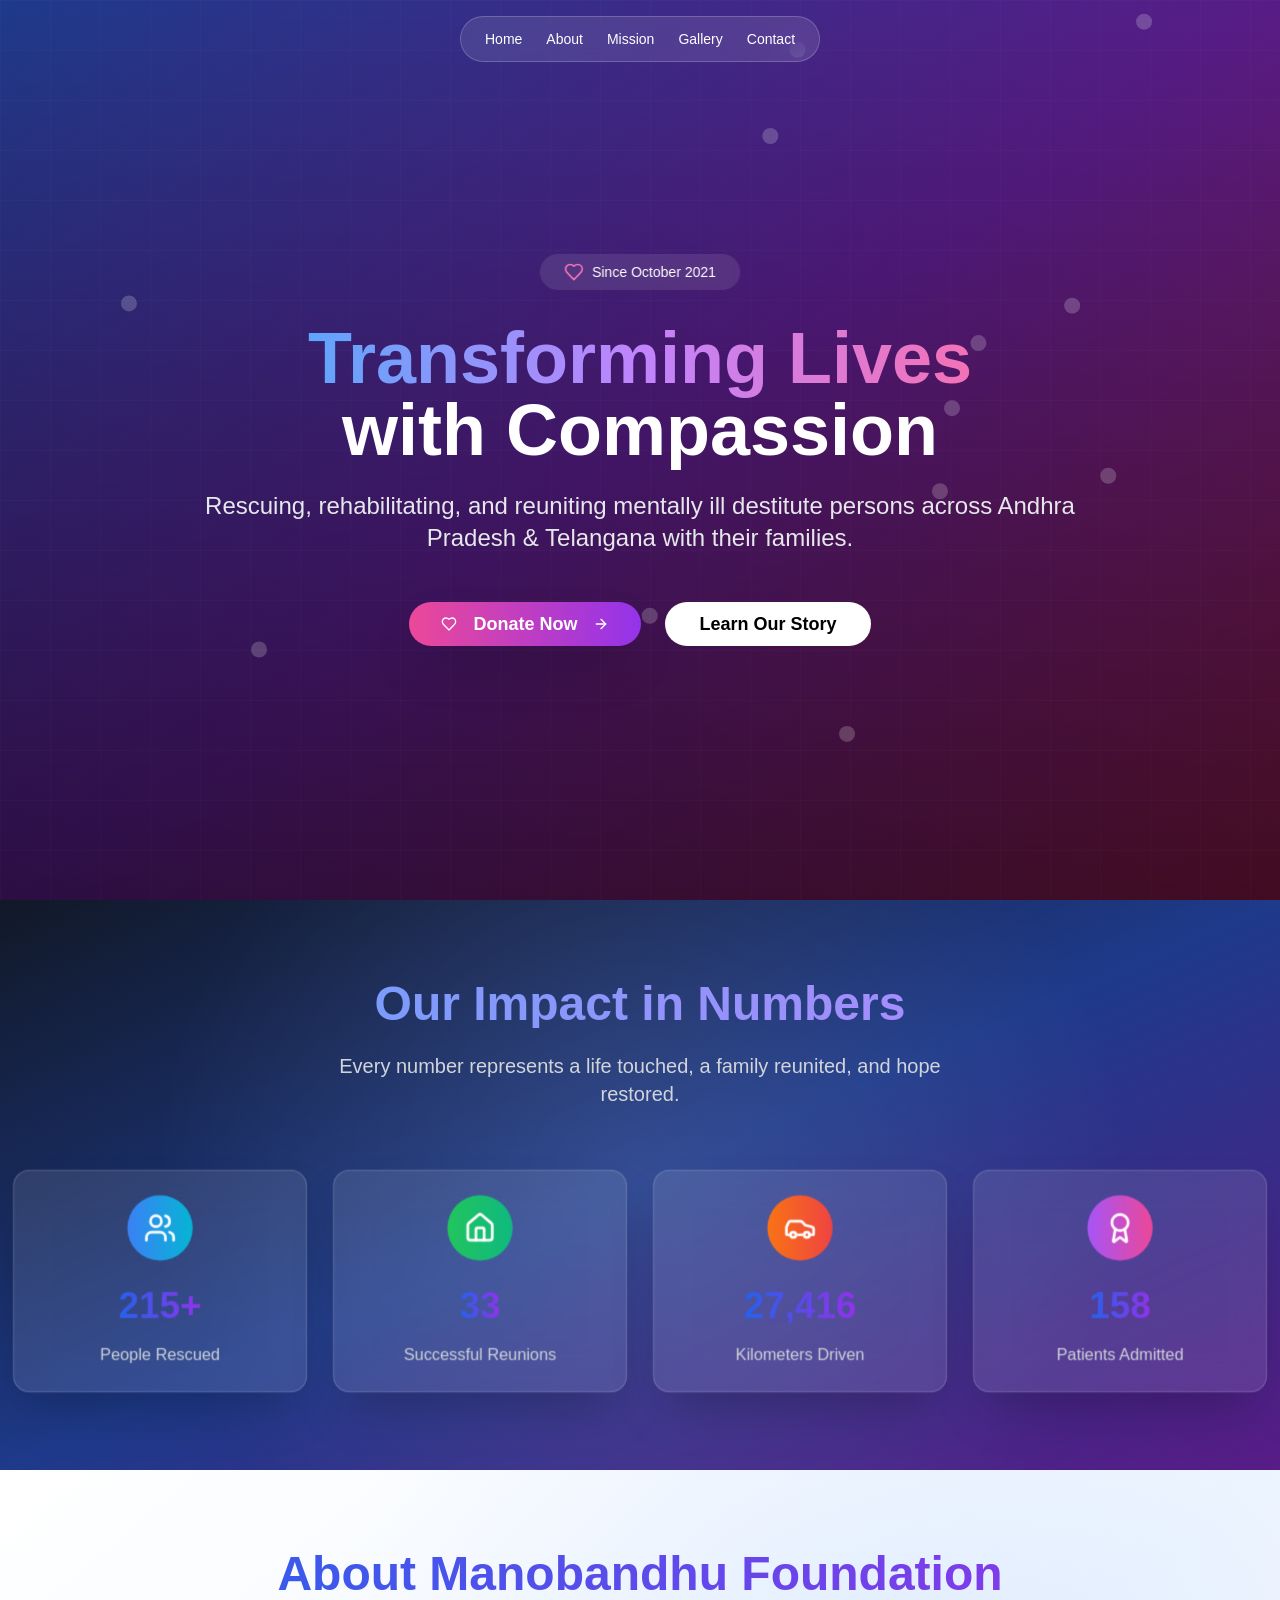
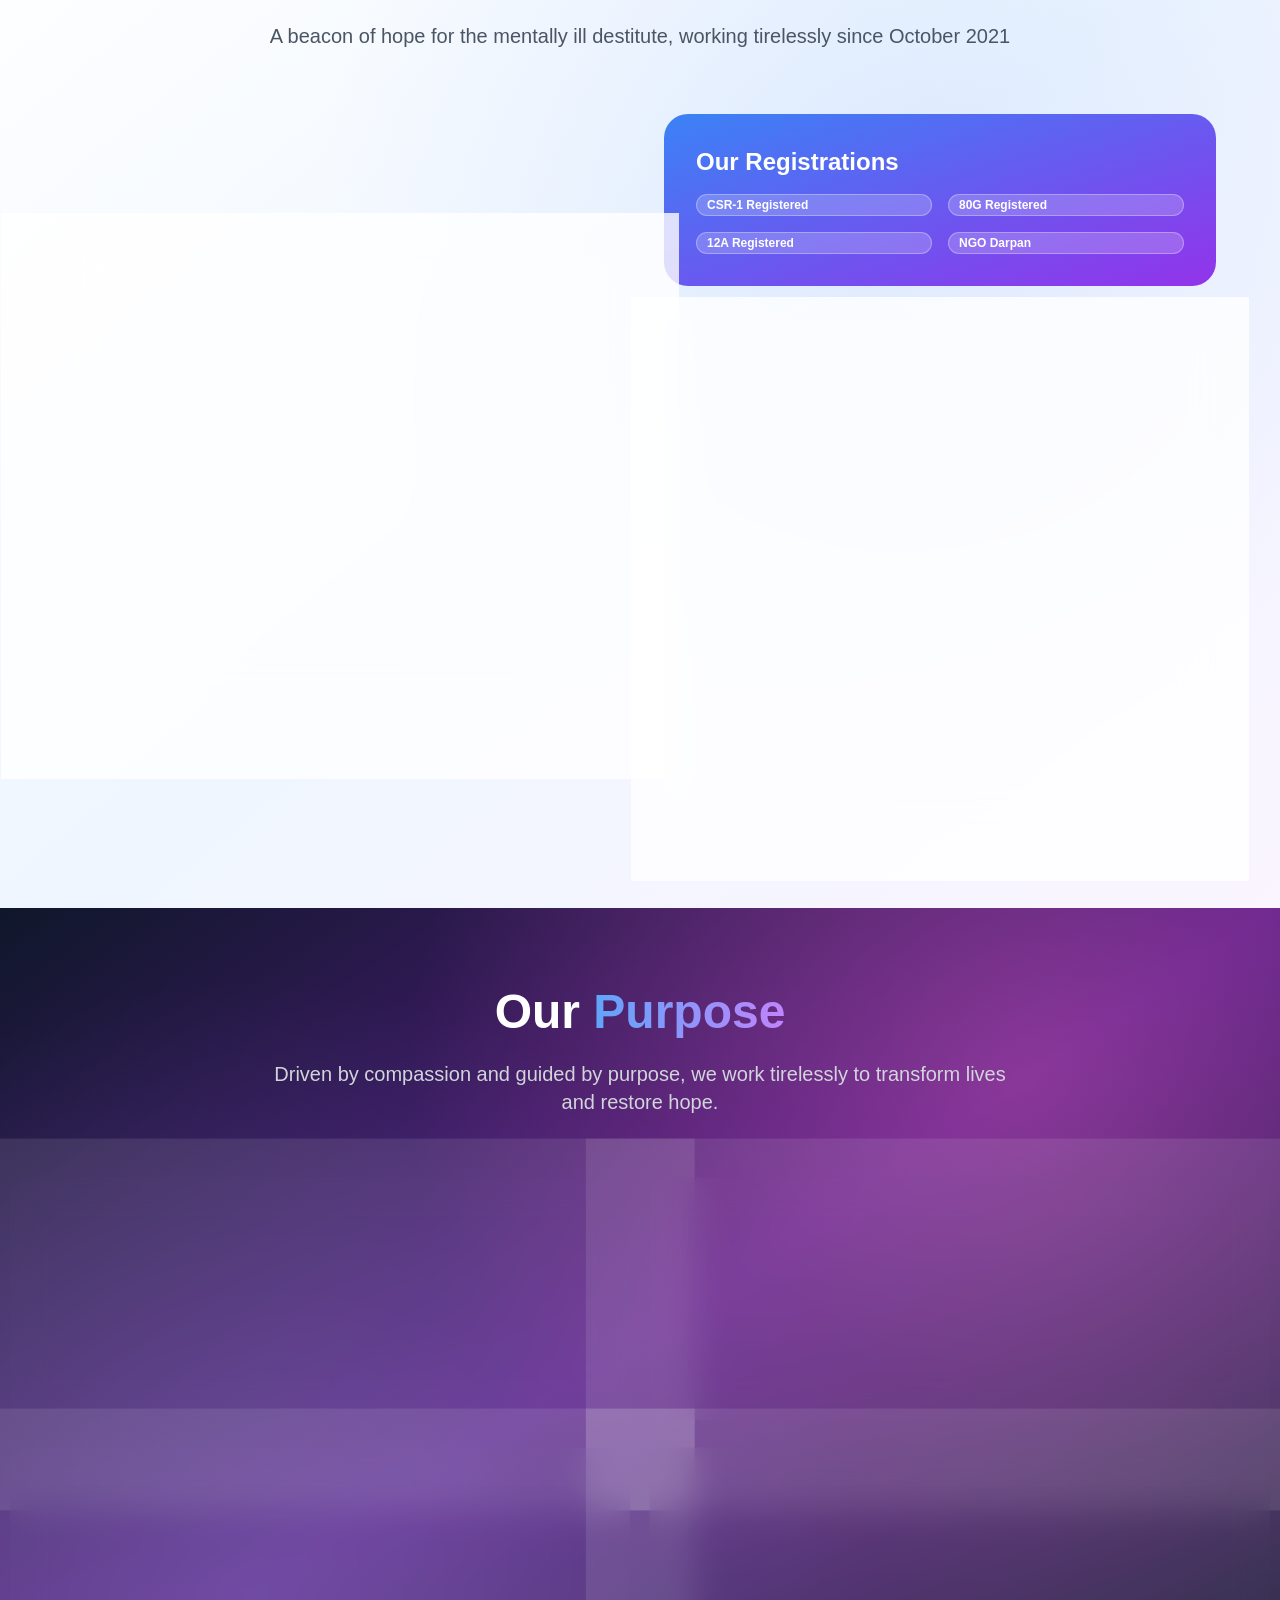
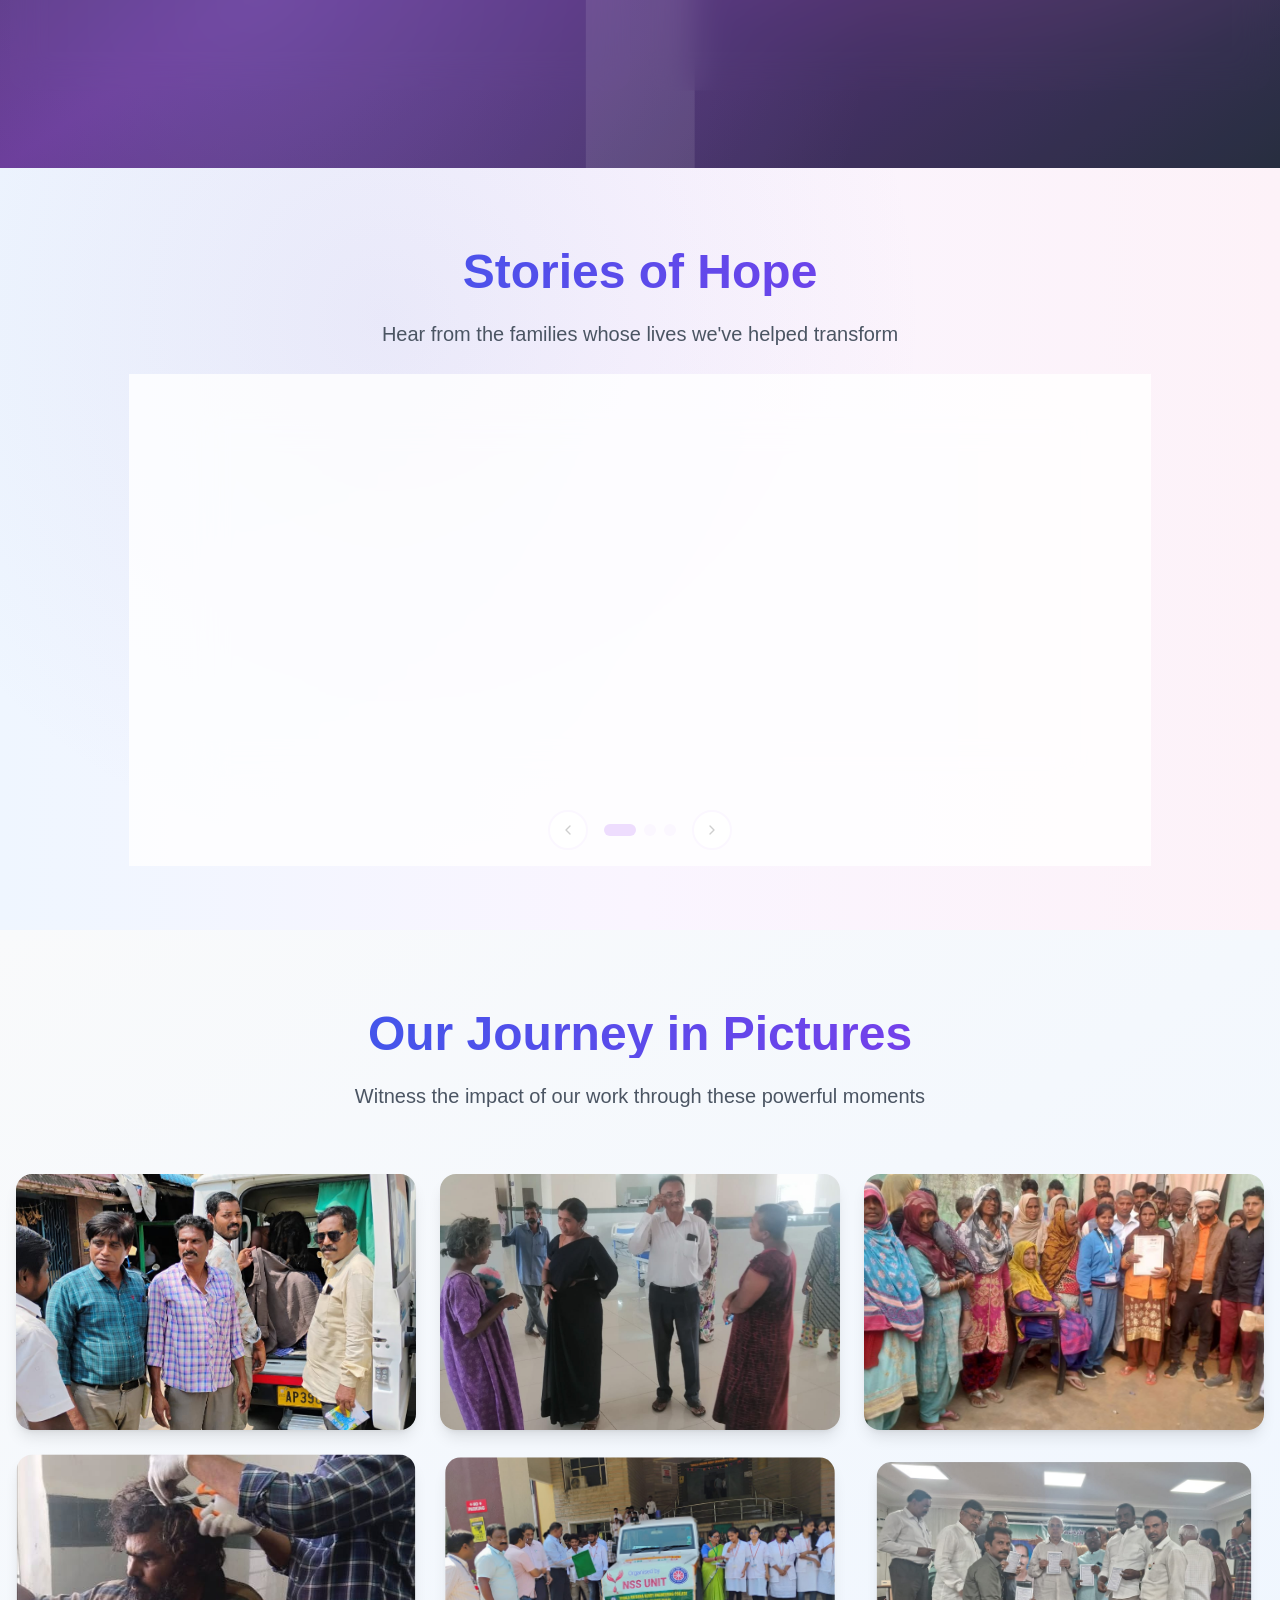
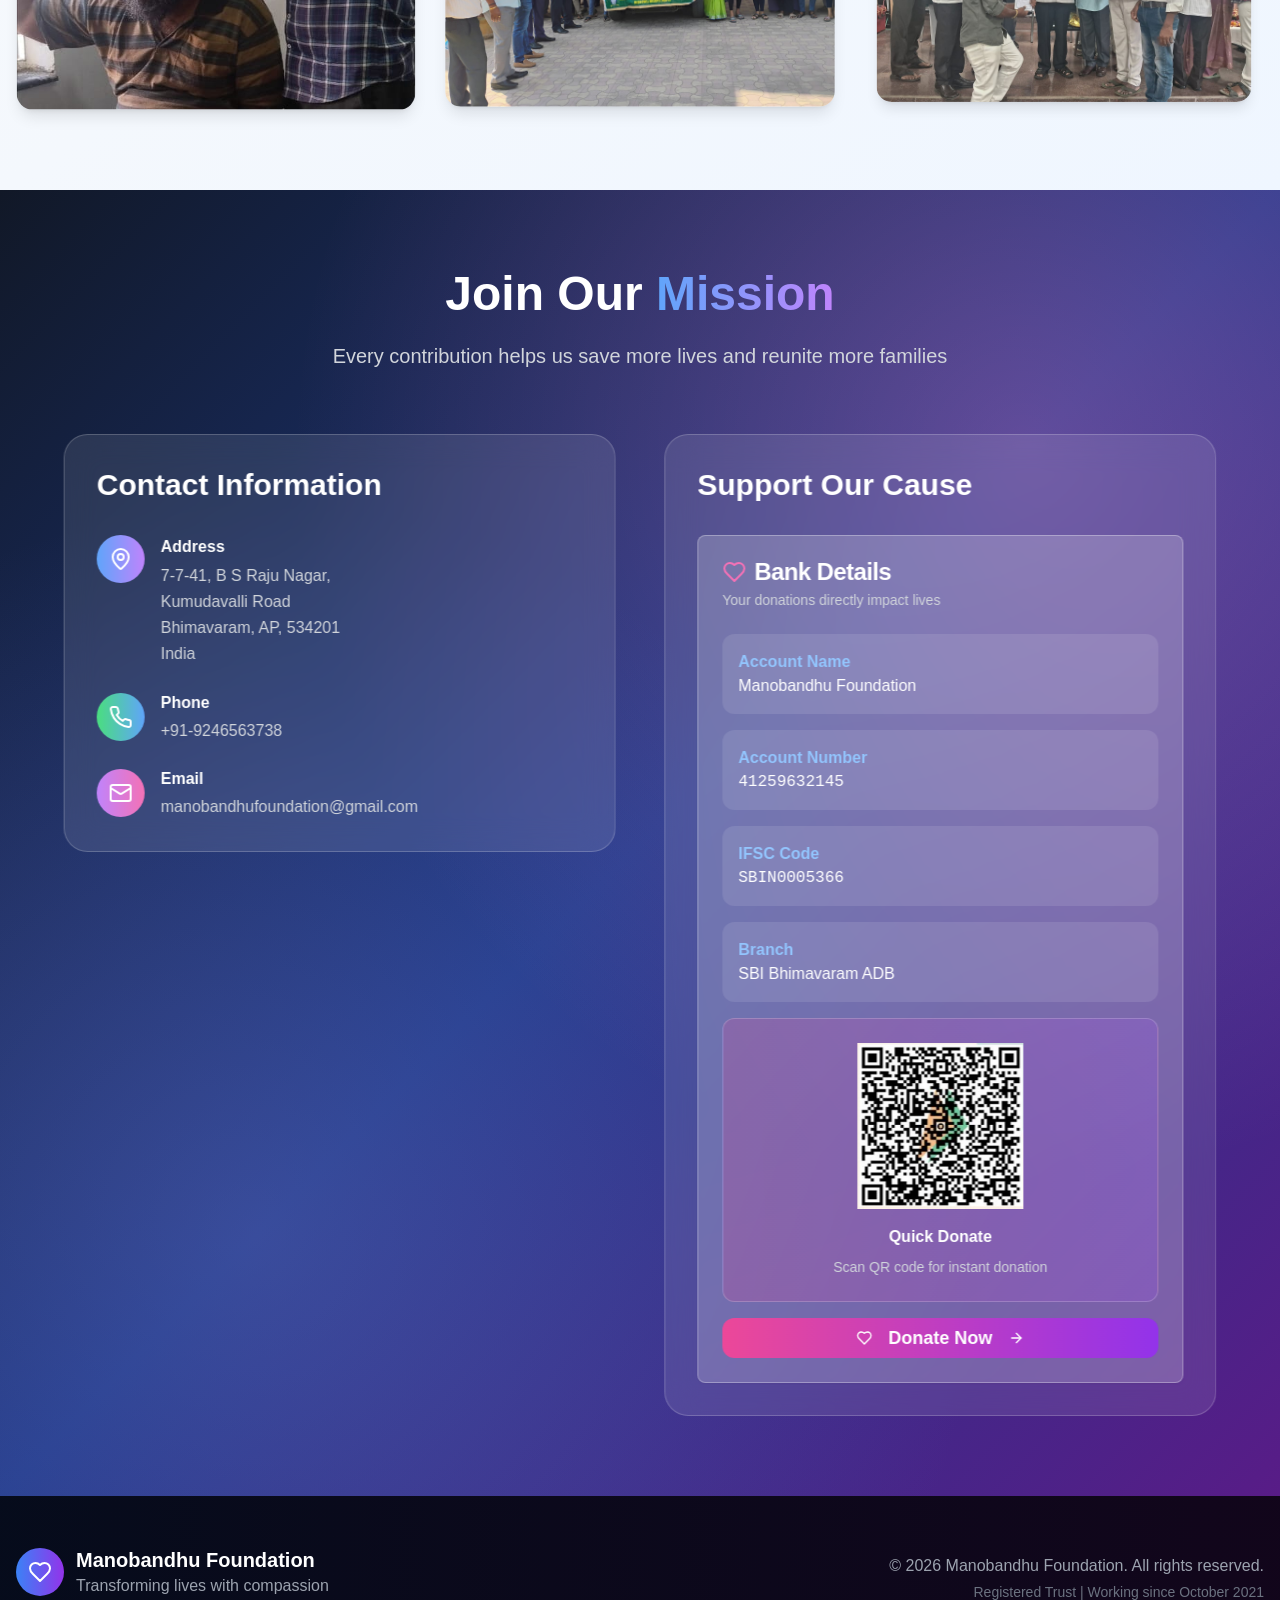
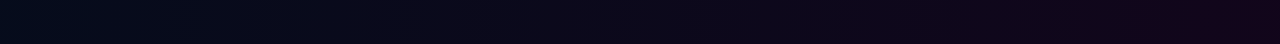
<file: index.html>
<!DOCTYPE html><script async src="https://www.googletagmanager.com/gtag/js?id=G-DHC1YE4E7M"></script>
<script>
  window.dataLayer = window.dataLayer || [];
  function gtag(){dataLayer.push(arguments);}
  gtag('js', new Date());

  gtag('config', 'G-DHC1YE4E7M');
</script><html lang="en"><head><meta charSet="utf-8"/><meta name="viewport" content="width=device-width, initial-scale=1"/><link rel="preload" as="image" href="/SrikalhastiPickup.jpeg"/><link rel="preload" as="image" href="/WhatsApp Image 2025-04-24 at 11.25.01 PM (2).jpeg"/><link rel="preload" as="image" href="/WhatsApp Image 2025-04-26 at 4.56.17 PM (1).jpeg"/><link rel="preload" as="image" href="WhatsApp Image 2025-04-24 at 11.25.01 PM (1).jpeg"/><link rel="preload" as="image" href="WhatsApp Image 2025-04-24 at 10.29.44 PM.jpeg"/><link rel="preload" as="image" href="Pamphlet launch DChakrapani, with Manobandhu Regional Team Ananthapur (1).jpeg"/><link rel="preload" as="image" href="/image.png"/><link rel="stylesheet" href="/_next/static/css/15b143b66bfff40b.css" data-precedence="next"/><link rel="preload" as="script" fetchPriority="low" href="/_next/static/chunks/webpack-c81f7fd28659d64f.js"/><script src="/_next/static/chunks/fd9d1056-6922f449a204c2cc.js" async=""></script><script src="/_next/static/chunks/117-c4316584997c8e37.js" async=""></script><script src="/_next/static/chunks/main-app-c92a61f63b24b42c.js" async=""></script><script src="/_next/static/chunks/634-1522972f3a5283b7.js" async=""></script><script src="/_next/static/chunks/app/page-c249779e4a0ad4a4.js" async=""></script><title>ManoBandhu</title><meta name="description" content="Created by Vishal"/><script src="/_next/static/chunks/polyfills-42372ed130431b0a.js" noModule=""></script></head><body><div class="min-h-screen"><nav class="fixed top-4 left-1/2 transform -translate-x-1/2 z-50 bg-white/10 backdrop-blur-lg rounded-full px-6 py-3 border border-white/20"><div class="flex items-center space-x-6"><a class="text-white hover:text-blue-300 transition-colors text-sm font-medium" href="#hero">Home</a><a class="text-white hover:text-blue-300 transition-colors text-sm font-medium" href="#about">About</a><a class="text-white hover:text-blue-300 transition-colors text-sm font-medium" href="#mission">Mission</a><a class="text-white hover:text-blue-300 transition-colors text-sm font-medium" href="#gallery">Gallery</a><a class="text-white hover:text-blue-300 transition-colors text-sm font-medium" href="#contact">Contact</a></div></nav><section class="relative min-h-screen flex items-center justify-center overflow-hidden"><div class="absolute inset-0 bg-gradient-to-br from-blue-900 via-purple-900 to-pink-900"><div class="absolute inset-0 bg-gradient-to-t from-black/50 to-transparent"></div></div><div class="absolute inset-0 opacity-20"><div class="h-full w-full bg-[linear-gradient(rgba(255,255,255,0.1)_1px,transparent_1px),linear-gradient(90deg,rgba(255,255,255,0.1)_1px,transparent_1px)] bg-[size:50px_50px]"></div></div><div class="relative z-10 container mx-auto px-4 text-center text-white"><div style="opacity:0;transform:translateY(50px)"><div class="inline-flex items-center space-x-2 bg-white/10 backdrop-blur-sm rounded-full px-6 py-2 mb-8" style="transform:scale(0)"><svg xmlns="http://www.w3.org/2000/svg" width="24" height="24" viewBox="0 0 24 24" fill="none" stroke="currentColor" stroke-width="2" stroke-linecap="round" stroke-linejoin="round" class="lucide lucide-heart h-5 w-5 text-pink-400"><path d="M19 14c1.49-1.46 3-3.21 3-5.5A5.5 5.5 0 0 0 16.5 3c-1.76 0-3 .5-4.5 2-1.5-1.5-2.74-2-4.5-2A5.5 5.5 0 0 0 2 8.5c0 2.3 1.5 4.05 3 5.5l7 7Z"></path></svg><span class="text-sm font-medium">Since October 2021</span></div><h1 class="text-5xl md:text-7xl font-bold mb-6 leading-tight" style="opacity:0;transform:translateY(30px)"><span class="bg-gradient-to-r from-blue-400 via-purple-400 to-pink-400 bg-clip-text text-transparent">Transforming Lives</span><br/><span class="text-white" style="opacity:0">with Compassion</span></h1><p class="text-xl md:text-2xl mb-12 max-w-4xl mx-auto text-gray-200 leading-relaxed" style="opacity:0;transform:translateY(20px)">Rescuing, rehabilitating, and reuniting mentally ill destitute persons across Andhra Pradesh &amp; Telangana with their families.</p><div class="flex flex-col sm:flex-row gap-6 justify-center" style="opacity:0;transform:translateY(20px)"><div tabindex="0"><button class="inline-flex items-center justify-center gap-2 whitespace-nowrap ring-offset-background transition-colors focus-visible:outline-none focus-visible:ring-2 focus-visible:ring-ring focus-visible:ring-offset-2 disabled:pointer-events-none disabled:opacity-50 [&amp;_svg]:pointer-events-none [&amp;_svg]:size-4 [&amp;_svg]:shrink-0 bg-primary hover:bg-primary/90 h-11 bg-gradient-to-r from-pink-500 to-purple-600 hover:from-pink-600 hover:to-purple-700 text-white border-0 px-8 py-4 text-lg font-semibold rounded-full shadow-2xl"><svg xmlns="http://www.w3.org/2000/svg" width="24" height="24" viewBox="0 0 24 24" fill="none" stroke="currentColor" stroke-width="2" stroke-linecap="round" stroke-linejoin="round" class="lucide lucide-heart mr-2 h-6 w-6"><path d="M19 14c1.49-1.46 3-3.21 3-5.5A5.5 5.5 0 0 0 16.5 3c-1.76 0-3 .5-4.5 2-1.5-1.5-2.74-2-4.5-2A5.5 5.5 0 0 0 2 8.5c0 2.3 1.5 4.05 3 5.5l7 7Z"></path></svg><a href="#donate">Donate Now</a><svg xmlns="http://www.w3.org/2000/svg" width="24" height="24" viewBox="0 0 24 24" fill="none" stroke="currentColor" stroke-width="2" stroke-linecap="round" stroke-linejoin="round" class="lucide lucide-arrow-right ml-2 h-6 w-6"><path d="M5 12h14"></path><path d="m12 5 7 7-7 7"></path></svg></button></div><div tabindex="0"><button class="inline-flex items-center justify-center gap-2 whitespace-nowrap ring-offset-background transition-colors focus-visible:outline-none focus-visible:ring-2 focus-visible:ring-ring focus-visible:ring-offset-2 disabled:pointer-events-none disabled:opacity-50 [&amp;_svg]:pointer-events-none [&amp;_svg]:size-4 [&amp;_svg]:shrink-0 bg-background h-11 border-2 border-white/30 text-black hover:text-white hover:bg-white/10 backdrop-blur-sm px-8 py-4 text-lg font-semibold rounded-full">Learn Our Story</button></div></div></div></div></section><section class="py-20 bg-gradient-to-br from-gray-900 via-blue-900 to-purple-900 relative overflow-hidden"><div class="absolute inset-0 bg-[radial-gradient(circle_at_50%_50%,rgba(255,255,255,0.1),transparent_70%)]"></div><div class="container mx-auto px-4 relative z-10"><div class="text-center mb-16" style="opacity:0;transform:translateY(50px)"><h2 class="text-4xl md:text-5xl font-bold mb-6 bg-gradient-to-r from-blue-400 to-purple-400 bg-clip-text text-transparent">Our Impact in Numbers</h2><p class="text-xl text-gray-300 max-w-2xl mx-auto">Every number represents a life touched, a family reunited, and hope restored.</p></div><div class="grid grid-cols-1 md:grid-cols-2 lg:grid-cols-4 gap-8"><div style="opacity:0;transform:translateY(50px)"><div class="relative h-full" style="transform-style:preserve-3d;perspective:1000px"><div class="bg-white/10 backdrop-blur-lg rounded-2xl p-6 shadow-2xl border border-white/20" style="transform:translateZ(20px)"><div class="text-center"><div class="bg-gradient-to-r from-blue-500 to-cyan-500 p-4 rounded-full w-16 h-16 mx-auto mb-6 flex items-center justify-center"><svg xmlns="http://www.w3.org/2000/svg" width="24" height="24" viewBox="0 0 24 24" fill="none" stroke="currentColor" stroke-width="2" stroke-linecap="round" stroke-linejoin="round" class="lucide lucide-users h-8 w-8 text-white"><path d="M16 21v-2a4 4 0 0 0-4-4H6a4 4 0 0 0-4 4v2"></path><circle cx="9" cy="7" r="4"></circle><path d="M22 21v-2a4 4 0 0 0-3-3.87"></path><path d="M16 3.13a4 4 0 0 1 0 7.75"></path></svg></div><div class="mb-4"><span class="font-bold text-4xl bg-gradient-to-r from-blue-600 to-purple-600 bg-clip-text text-transparent" style="opacity:0;transform:translateY(20px)">0<!-- -->+</span></div><p class="text-gray-300 font-medium">People Rescued</p></div></div></div></div><div style="opacity:0;transform:translateY(50px)"><div class="relative h-full" style="transform-style:preserve-3d;perspective:1000px"><div class="bg-white/10 backdrop-blur-lg rounded-2xl p-6 shadow-2xl border border-white/20" style="transform:translateZ(20px)"><div class="text-center"><div class="bg-gradient-to-r from-green-500 to-emerald-500 p-4 rounded-full w-16 h-16 mx-auto mb-6 flex items-center justify-center"><svg xmlns="http://www.w3.org/2000/svg" width="24" height="24" viewBox="0 0 24 24" fill="none" stroke="currentColor" stroke-width="2" stroke-linecap="round" stroke-linejoin="round" class="lucide lucide-house h-8 w-8 text-white"><path d="M15 21v-8a1 1 0 0 0-1-1h-4a1 1 0 0 0-1 1v8"></path><path d="M3 10a2 2 0 0 1 .709-1.528l7-5.999a2 2 0 0 1 2.582 0l7 5.999A2 2 0 0 1 21 10v9a2 2 0 0 1-2 2H5a2 2 0 0 1-2-2z"></path></svg></div><div class="mb-4"><span class="font-bold text-4xl bg-gradient-to-r from-blue-600 to-purple-600 bg-clip-text text-transparent" style="opacity:0;transform:translateY(20px)">0</span></div><p class="text-gray-300 font-medium">Successful Reunions</p></div></div></div></div><div style="opacity:0;transform:translateY(50px)"><div class="relative h-full" style="transform-style:preserve-3d;perspective:1000px"><div class="bg-white/10 backdrop-blur-lg rounded-2xl p-6 shadow-2xl border border-white/20" style="transform:translateZ(20px)"><div class="text-center"><div class="bg-gradient-to-r from-orange-500 to-red-500 p-4 rounded-full w-16 h-16 mx-auto mb-6 flex items-center justify-center"><svg xmlns="http://www.w3.org/2000/svg" width="24" height="24" viewBox="0 0 24 24" fill="none" stroke="currentColor" stroke-width="2" stroke-linecap="round" stroke-linejoin="round" class="lucide lucide-car h-8 w-8 text-white"><path d="M19 17h2c.6 0 1-.4 1-1v-3c0-.9-.7-1.7-1.5-1.9C18.7 10.6 16 10 16 10s-1.3-1.4-2.2-2.3c-.5-.4-1.1-.7-1.8-.7H5c-.6 0-1.1.4-1.4.9l-1.4 2.9A3.7 3.7 0 0 0 2 12v4c0 .6.4 1 1 1h2"></path><circle cx="7" cy="17" r="2"></circle><path d="M9 17h6"></path><circle cx="17" cy="17" r="2"></circle></svg></div><div class="mb-4"><span class="font-bold text-4xl bg-gradient-to-r from-blue-600 to-purple-600 bg-clip-text text-transparent" style="opacity:0;transform:translateY(20px)">0</span></div><p class="text-gray-300 font-medium">Kilometers Driven</p></div></div></div></div><div style="opacity:0;transform:translateY(50px)"><div class="relative h-full" style="transform-style:preserve-3d;perspective:1000px"><div class="bg-white/10 backdrop-blur-lg rounded-2xl p-6 shadow-2xl border border-white/20" style="transform:translateZ(20px)"><div class="text-center"><div class="bg-gradient-to-r from-purple-500 to-pink-500 p-4 rounded-full w-16 h-16 mx-auto mb-6 flex items-center justify-center"><svg xmlns="http://www.w3.org/2000/svg" width="24" height="24" viewBox="0 0 24 24" fill="none" stroke="currentColor" stroke-width="2" stroke-linecap="round" stroke-linejoin="round" class="lucide lucide-award h-8 w-8 text-white"><path d="m15.477 12.89 1.515 8.526a.5.5 0 0 1-.81.47l-3.58-2.687a1 1 0 0 0-1.197 0l-3.586 2.686a.5.5 0 0 1-.81-.469l1.514-8.526"></path><circle cx="12" cy="8" r="6"></circle></svg></div><div class="mb-4"><span class="font-bold text-4xl bg-gradient-to-r from-blue-600 to-purple-600 bg-clip-text text-transparent" style="opacity:0;transform:translateY(20px)">0</span></div><p class="text-gray-300 font-medium">Patients Admitted</p></div></div></div></div></div></div></section><section id="about" class="py-20 bg-gradient-to-br from-white via-blue-50 to-purple-50 relative overflow-hidden"><div class="absolute inset-0 bg-[radial-gradient(circle_at_70%_30%,rgba(59,130,246,0.1),transparent_50%)]"></div><div class="container mx-auto px-4 relative z-10"><div class="max-w-6xl mx-auto"><div class="text-center mb-16" style="opacity:0;transform:translateY(50px)"><h2 class="text-4xl md:text-5xl font-bold mb-6 bg-gradient-to-r from-blue-600 to-purple-600 bg-clip-text text-transparent">About Manobandhu Foundation</h2><p class="text-xl text-gray-600 max-w-3xl mx-auto">A beacon of hope for the mentally ill destitute, working tirelessly since October 2021</p></div><div class="grid lg:grid-cols-2 gap-12 items-center"><div style="opacity:0;transform:translateX(-50px)"><div class="bg-white/80 backdrop-blur-lg rounded-3xl p-8 shadow-2xl border border-white/20"><h3 class="text-3xl font-bold mb-6 text-gray-900">Our Journey</h3><div class="space-y-6"><p class="text-gray-700 leading-relaxed">&#x27;Manobandhu&#x27; began as a campaign to rehabilitate wandering mentally ill destitute persons, starting operations on 26th October 2021. Our mission is to connect these vulnerable individuals with existing mental care facilities for proper rehabilitation.</p><p class="text-gray-700 leading-relaxed">Registered as a trust on 27th June 2022, we work closely with state functionaries across both Telugu states to ensure every person receives the care and support they desperately need.</p><div class="grid grid-cols-2 gap-4"><div class="text-center p-4 bg-blue-50 rounded-xl"><div class="text-2xl font-bold text-blue-600">2021</div><div class="text-sm text-gray-600">Founded</div></div><div class="text-center p-4 bg-green-50 rounded-xl"><div class="text-2xl font-bold text-green-600">2022</div><div class="text-sm text-gray-600">Registered</div></div></div></div></div></div><div class="space-y-6" style="opacity:0;transform:translateX(50px)"><div class="bg-gradient-to-br from-blue-500 to-purple-600 rounded-3xl p-8 text-white"><h3 class="text-2xl font-bold mb-4">Our Registrations</h3><div class="grid grid-cols-2 gap-4"><div class="inline-flex items-center rounded-full border px-2.5 py-0.5 text-xs font-semibold transition-colors focus:outline-none focus:ring-2 focus:ring-ring focus:ring-offset-2 hover:bg-secondary/80 bg-white/20 text-white border-white/30">CSR-1 Registered</div><div class="inline-flex items-center rounded-full border px-2.5 py-0.5 text-xs font-semibold transition-colors focus:outline-none focus:ring-2 focus:ring-ring focus:ring-offset-2 hover:bg-secondary/80 bg-white/20 text-white border-white/30">80G Registered</div><div class="inline-flex items-center rounded-full border px-2.5 py-0.5 text-xs font-semibold transition-colors focus:outline-none focus:ring-2 focus:ring-ring focus:ring-offset-2 hover:bg-secondary/80 bg-white/20 text-white border-white/30">12A Registered</div><div class="inline-flex items-center rounded-full border px-2.5 py-0.5 text-xs font-semibold transition-colors focus:outline-none focus:ring-2 focus:ring-ring focus:ring-offset-2 hover:bg-secondary/80 bg-white/20 text-white border-white/30">NGO Darpan</div></div></div><div class="bg-white/80 backdrop-blur-lg rounded-3xl p-8 shadow-xl border border-white/20"><h3 class="text-2xl font-bold mb-6 text-gray-900">Our Trustees</h3><div class="space-y-3"><div class="flex items-center space-x-3 p-3 bg-gray-50 rounded-xl" style="opacity:0;transform:translateX(20px)"><div class="w-8 h-8 bg-gradient-to-r from-blue-400 to-purple-400 rounded-full flex items-center justify-center"><svg xmlns="http://www.w3.org/2000/svg" width="24" height="24" viewBox="0 0 24 24" fill="none" stroke="currentColor" stroke-width="2" stroke-linecap="round" stroke-linejoin="round" class="lucide lucide-users h-4 w-4 text-white"><path d="M16 21v-2a4 4 0 0 0-4-4H6a4 4 0 0 0-4 4v2"></path><circle cx="9" cy="7" r="4"></circle><path d="M22 21v-2a4 4 0 0 0-3-3.87"></path><path d="M16 3.13a4 4 0 0 1 0 7.75"></path></svg></div><span class="text-gray-700 font-medium">C. Anjaneya Reddy, IPS (Retd)</span></div><div class="flex items-center space-x-3 p-3 bg-gray-50 rounded-xl" style="opacity:0;transform:translateX(20px)"><div class="w-8 h-8 bg-gradient-to-r from-blue-400 to-purple-400 rounded-full flex items-center justify-center"><svg xmlns="http://www.w3.org/2000/svg" width="24" height="24" viewBox="0 0 24 24" fill="none" stroke="currentColor" stroke-width="2" stroke-linecap="round" stroke-linejoin="round" class="lucide lucide-users h-4 w-4 text-white"><path d="M16 21v-2a4 4 0 0 0-4-4H6a4 4 0 0 0-4 4v2"></path><circle cx="9" cy="7" r="4"></circle><path d="M22 21v-2a4 4 0 0 0-3-3.87"></path><path d="M16 3.13a4 4 0 0 1 0 7.75"></path></svg></div><span class="text-gray-700 font-medium">A. Jeya Kallam, IAS (Retd)</span></div><div class="flex items-center space-x-3 p-3 bg-gray-50 rounded-xl" style="opacity:0;transform:translateX(20px)"><div class="w-8 h-8 bg-gradient-to-r from-blue-400 to-purple-400 rounded-full flex items-center justify-center"><svg xmlns="http://www.w3.org/2000/svg" width="24" height="24" viewBox="0 0 24 24" fill="none" stroke="currentColor" stroke-width="2" stroke-linecap="round" stroke-linejoin="round" class="lucide lucide-users h-4 w-4 text-white"><path d="M16 21v-2a4 4 0 0 0-4-4H6a4 4 0 0 0-4 4v2"></path><circle cx="9" cy="7" r="4"></circle><path d="M22 21v-2a4 4 0 0 0-3-3.87"></path><path d="M16 3.13a4 4 0 0 1 0 7.75"></path></svg></div><span class="text-gray-700 font-medium">D. Chakrapani, IAS (Retd)</span></div><div class="flex items-center space-x-3 p-3 bg-gray-50 rounded-xl" style="opacity:0;transform:translateX(20px)"><div class="w-8 h-8 bg-gradient-to-r from-blue-400 to-purple-400 rounded-full flex items-center justify-center"><svg xmlns="http://www.w3.org/2000/svg" width="24" height="24" viewBox="0 0 24 24" fill="none" stroke="currentColor" stroke-width="2" stroke-linecap="round" stroke-linejoin="round" class="lucide lucide-users h-4 w-4 text-white"><path d="M16 21v-2a4 4 0 0 0-4-4H6a4 4 0 0 0-4 4v2"></path><circle cx="9" cy="7" r="4"></circle><path d="M22 21v-2a4 4 0 0 0-3-3.87"></path><path d="M16 3.13a4 4 0 0 1 0 7.75"></path></svg></div><span class="text-gray-700 font-medium">Dr. Bharat Vatwani, Psychiatrist</span></div><div class="flex items-center space-x-3 p-3 bg-gray-50 rounded-xl" style="opacity:0;transform:translateX(20px)"><div class="w-8 h-8 bg-gradient-to-r from-blue-400 to-purple-400 rounded-full flex items-center justify-center"><svg xmlns="http://www.w3.org/2000/svg" width="24" height="24" viewBox="0 0 24 24" fill="none" stroke="currentColor" stroke-width="2" stroke-linecap="round" stroke-linejoin="round" class="lucide lucide-users h-4 w-4 text-white"><path d="M16 21v-2a4 4 0 0 0-4-4H6a4 4 0 0 0-4 4v2"></path><circle cx="9" cy="7" r="4"></circle><path d="M22 21v-2a4 4 0 0 0-3-3.87"></path><path d="M16 3.13a4 4 0 0 1 0 7.75"></path></svg></div><span class="text-gray-700 font-medium">Dr. Indla Ramasubba Reddy, Psychiatrist</span></div><div class="flex items-center space-x-3 p-3 bg-gray-50 rounded-xl" style="opacity:0;transform:translateX(20px)"><div class="w-8 h-8 bg-gradient-to-r from-blue-400 to-purple-400 rounded-full flex items-center justify-center"><svg xmlns="http://www.w3.org/2000/svg" width="24" height="24" viewBox="0 0 24 24" fill="none" stroke="currentColor" stroke-width="2" stroke-linecap="round" stroke-linejoin="round" class="lucide lucide-users h-4 w-4 text-white"><path d="M16 21v-2a4 4 0 0 0-4-4H6a4 4 0 0 0-4 4v2"></path><circle cx="9" cy="7" r="4"></circle><path d="M22 21v-2a4 4 0 0 0-3-3.87"></path><path d="M16 3.13a4 4 0 0 1 0 7.75"></path></svg></div><span class="text-gray-700 font-medium">B. Ramakrishnam Raju, Social Activist</span></div></div></div></div></div></div></div></section><section id="mission" class="py-20 bg-gradient-to-br from-slate-900 via-purple-900 to-slate-900 relative overflow-hidden"><div class="absolute inset-0"><div class="absolute inset-0 bg-[radial-gradient(circle_at_20%_80%,rgba(120,119,198,0.3),transparent_50%)]"></div><div class="absolute inset-0 bg-[radial-gradient(circle_at_80%_20%,rgba(255,119,198,0.3),transparent_50%)]"></div></div><div class="container mx-auto px-4 relative z-10"><div class="text-center mb-16" style="opacity:0;transform:translateY(50px)"><h2 class="text-4xl md:text-5xl font-bold mb-6 text-white">Our<!-- --> <span class="bg-gradient-to-r from-blue-400 to-purple-400 bg-clip-text text-transparent">Purpose</span></h2><p class="text-xl text-gray-300 max-w-3xl mx-auto">Driven by compassion and guided by purpose, we work tirelessly to transform lives and restore hope.</p></div><div class="grid grid-cols-1 md:grid-cols-2 gap-8"><div style="opacity:0;transform:translateY(50px)"><div class="relative h-full" style="transform-style:preserve-3d;perspective:1000px"><div class="bg-white/10 backdrop-blur-lg rounded-2xl p-6 shadow-2xl border border-white/20" style="transform:translateZ(20px)"><div class="text-center"><div class="bg-gradient-to-r from-blue-500 to-cyan-500 p-4 rounded-full w-16 h-16 mx-auto mb-6 flex items-center justify-center"><svg xmlns="http://www.w3.org/2000/svg" width="24" height="24" viewBox="0 0 24 24" fill="none" stroke="currentColor" stroke-width="2" stroke-linecap="round" stroke-linejoin="round" class="lucide lucide-eye h-8 w-8 text-white"><path d="M2.062 12.348a1 1 0 0 1 0-.696 10.75 10.75 0 0 1 19.876 0 1 1 0 0 1 0 .696 10.75 10.75 0 0 1-19.876 0"></path><circle cx="12" cy="12" r="3"></circle></svg></div><h3 class="text-2xl font-bold mb-4 text-white">Our Vision</h3><p class="text-gray-300 leading-relaxed">To make Telugu states a role model in rescue and rehabilitation of destitute persons, transforming lives through collaborative efforts.</p></div></div></div></div><div style="opacity:0;transform:translateY(50px)"><div class="relative h-full" style="transform-style:preserve-3d;perspective:1000px"><div class="bg-white/10 backdrop-blur-lg rounded-2xl p-6 shadow-2xl border border-white/20" style="transform:translateZ(20px)"><div class="text-center"><div class="bg-gradient-to-r from-green-500 to-emerald-500 p-4 rounded-full w-16 h-16 mx-auto mb-6 flex items-center justify-center"><svg xmlns="http://www.w3.org/2000/svg" width="24" height="24" viewBox="0 0 24 24" fill="none" stroke="currentColor" stroke-width="2" stroke-linecap="round" stroke-linejoin="round" class="lucide lucide-target h-8 w-8 text-white"><circle cx="12" cy="12" r="10"></circle><circle cx="12" cy="12" r="6"></circle><circle cx="12" cy="12" r="2"></circle></svg></div><h3 class="text-2xl font-bold mb-4 text-white">Our Mission</h3><p class="text-gray-300 leading-relaxed">Connect wandering mentally ill individuals with mental care facilities, working with state functionaries to ensure proper care and support.</p></div></div></div></div><div style="opacity:0;transform:translateY(50px)"><div class="relative h-full" style="transform-style:preserve-3d;perspective:1000px"><div class="bg-white/10 backdrop-blur-lg rounded-2xl p-6 shadow-2xl border border-white/20" style="transform:translateZ(20px)"><div class="text-center"><div class="bg-gradient-to-r from-pink-500 to-rose-500 p-4 rounded-full w-16 h-16 mx-auto mb-6 flex items-center justify-center"><svg xmlns="http://www.w3.org/2000/svg" width="24" height="24" viewBox="0 0 24 24" fill="none" stroke="currentColor" stroke-width="2" stroke-linecap="round" stroke-linejoin="round" class="lucide lucide-heart h-8 w-8 text-white"><path d="M19 14c1.49-1.46 3-3.21 3-5.5A5.5 5.5 0 0 0 16.5 3c-1.76 0-3 .5-4.5 2-1.5-1.5-2.74-2-4.5-2A5.5 5.5 0 0 0 2 8.5c0 2.3 1.5 4.05 3 5.5l7 7Z"></path></svg></div><h3 class="text-2xl font-bold mb-4 text-white">Our Values</h3><p class="text-gray-300 leading-relaxed">Compassion, dignity, and human rights guide every action we take in our mission to restore hope and reunite families.</p></div></div></div></div><div style="opacity:0;transform:translateY(50px)"><div class="relative h-full" style="transform-style:preserve-3d;perspective:1000px"><div class="bg-white/10 backdrop-blur-lg rounded-2xl p-6 shadow-2xl border border-white/20" style="transform:translateZ(20px)"><div class="text-center"><div class="bg-gradient-to-r from-purple-500 to-violet-500 p-4 rounded-full w-16 h-16 mx-auto mb-6 flex items-center justify-center"><svg xmlns="http://www.w3.org/2000/svg" width="24" height="24" viewBox="0 0 24 24" fill="none" stroke="currentColor" stroke-width="2" stroke-linecap="round" stroke-linejoin="round" class="lucide lucide-users h-8 w-8 text-white"><path d="M16 21v-2a4 4 0 0 0-4-4H6a4 4 0 0 0-4 4v2"></path><circle cx="9" cy="7" r="4"></circle><path d="M22 21v-2a4 4 0 0 0-3-3.87"></path><path d="M16 3.13a4 4 0 0 1 0 7.75"></path></svg></div><h3 class="text-2xl font-bold mb-4 text-white">Our Impact</h3><p class="text-gray-300 leading-relaxed">Empowering individuals to lead dignified lives while securing their fundamental human rights through comprehensive rehabilitation.</p></div></div></div></div></div></div></section><section class="py-20 bg-gradient-to-r from-blue-50 via-purple-50 to-pink-50 relative overflow-hidden"><div class="absolute inset-0 bg-[radial-gradient(circle_at_30%_20%,rgba(120,119,198,0.1),transparent_50%)]"></div><div class="container mx-auto px-4 relative z-10"><div class="text-center mb-16" style="opacity:0;transform:translateY(30px)"><h2 class="text-4xl md:text-5xl font-bold mb-6 bg-gradient-to-r from-blue-600 to-purple-600 bg-clip-text text-transparent">Stories of Hope</h2><p class="text-xl text-gray-600 max-w-2xl mx-auto">Hear from the families whose lives we&#x27;ve helped transform</p></div><div class="max-w-4xl mx-auto"><div class="relative"><div class="bg-white/80 backdrop-blur-lg rounded-3xl p-8 md:p-12 shadow-2xl border border-white/20" style="opacity:0;transform:translateX(100px)"><svg xmlns="http://www.w3.org/2000/svg" width="24" height="24" viewBox="0 0 24 24" fill="none" stroke="currentColor" stroke-width="2" stroke-linecap="round" stroke-linejoin="round" class="lucide lucide-quote h-12 w-12 text-purple-400 mb-6"><path d="M16 3a2 2 0 0 0-2 2v6a2 2 0 0 0 2 2 1 1 0 0 1 1 1v1a2 2 0 0 1-2 2 1 1 0 0 0-1 1v2a1 1 0 0 0 1 1 6 6 0 0 0 6-6V5a2 2 0 0 0-2-2z"></path><path d="M5 3a2 2 0 0 0-2 2v6a2 2 0 0 0 2 2 1 1 0 0 1 1 1v1a2 2 0 0 1-2 2 1 1 0 0 0-1 1v2a1 1 0 0 0 1 1 6 6 0 0 0 6-6V5a2 2 0 0 0-2-2z"></path></svg><p class="text-xl md:text-2xl text-gray-700 mb-8 leading-relaxed italic">&quot;<!-- -->Manobandhu Foundation gave us hope when we had lost all. They found our brother after 3 years and brought him back to us. We are forever grateful.<!-- -->&quot;</p><div class="flex items-center space-x-4"><div class="w-12 h-12 bg-gradient-to-r from-blue-400 to-purple-400 rounded-full flex items-center justify-center"><span class="text-white font-bold text-lg">P</span></div><div><p class="font-semibold text-gray-900">Priya Sharma</p><p class="text-gray-600">Sister of rescued person</p><p class="text-sm text-gray-500">Hyderabad, Telangana</p></div></div></div><div class="flex justify-center items-center mt-8 space-x-4"><button class="inline-flex items-center justify-center gap-2 whitespace-nowrap text-sm font-medium ring-offset-background transition-colors focus-visible:outline-none focus-visible:ring-2 focus-visible:ring-ring focus-visible:ring-offset-2 disabled:pointer-events-none disabled:opacity-50 [&amp;_svg]:pointer-events-none [&amp;_svg]:size-4 [&amp;_svg]:shrink-0 bg-background hover:text-accent-foreground h-10 w-10 rounded-full border-2 border-purple-200 hover:bg-purple-100"><svg xmlns="http://www.w3.org/2000/svg" width="24" height="24" viewBox="0 0 24 24" fill="none" stroke="currentColor" stroke-width="2" stroke-linecap="round" stroke-linejoin="round" class="lucide lucide-chevron-left h-5 w-5"><path d="m15 18-6-6 6-6"></path></svg></button><div class="flex space-x-2"><button class="w-3 h-3 rounded-full transition-all duration-300 bg-purple-500 w-8"></button><button class="w-3 h-3 rounded-full transition-all duration-300 bg-purple-200 hover:bg-purple-300"></button><button class="w-3 h-3 rounded-full transition-all duration-300 bg-purple-200 hover:bg-purple-300"></button></div><button class="inline-flex items-center justify-center gap-2 whitespace-nowrap text-sm font-medium ring-offset-background transition-colors focus-visible:outline-none focus-visible:ring-2 focus-visible:ring-ring focus-visible:ring-offset-2 disabled:pointer-events-none disabled:opacity-50 [&amp;_svg]:pointer-events-none [&amp;_svg]:size-4 [&amp;_svg]:shrink-0 bg-background hover:text-accent-foreground h-10 w-10 rounded-full border-2 border-purple-200 hover:bg-purple-100"><svg xmlns="http://www.w3.org/2000/svg" width="24" height="24" viewBox="0 0 24 24" fill="none" stroke="currentColor" stroke-width="2" stroke-linecap="round" stroke-linejoin="round" class="lucide lucide-chevron-right h-5 w-5"><path d="m9 18 6-6-6-6"></path></svg></button></div></div></div></div></section><section id="gallery" class="py-20 bg-gradient-to-br from-gray-50 to-blue-50"><div class="container mx-auto px-4"><div class="text-center mb-16" style="opacity:0;transform:translateY(30px)"><h2 class="text-4xl md:text-5xl font-bold mb-6 bg-gradient-to-r from-blue-600 to-purple-600 bg-clip-text text-transparent">Our Journey in Pictures</h2><p class="text-xl text-gray-600 max-w-2xl mx-auto">Witness the impact of our work through these powerful moments</p></div><div class="grid grid-cols-1 md:grid-cols-2 lg:grid-cols-3 gap-6"><div class="cursor-pointer group" style="opacity:0;transform:scale(0.8)"><div class="relative overflow-hidden rounded-2xl shadow-lg"><img src="/SrikalhastiPickup.jpeg" alt="Rescue operation in Telugu states" width="600" height="400" class="w-full h-64 object-cover transition-transform duration-300 group-hover:scale-110"/><div class="absolute inset-0 bg-gradient-to-t from-black/70 via-transparent to-transparent opacity-0 group-hover:opacity-100 transition-opacity duration-300"><div class="absolute bottom-4 left-4 right-4 text-white"><h3 class="font-bold text-lg mb-1">Rescue Operations</h3><p class="text-sm text-gray-200">Our team conducting rescue operations across Telugu states</p></div></div></div></div><div class="cursor-pointer group" style="opacity:0;transform:scale(0.8)"><div class="relative overflow-hidden rounded-2xl shadow-lg"><img src="/WhatsApp Image 2025-04-24 at 11.25.01 PM (2).jpeg" alt="Patient care and rehabilitation" width="600" height="400" class="w-full h-64 object-cover transition-transform duration-300 group-hover:scale-110"/><div class="absolute inset-0 bg-gradient-to-t from-black/70 via-transparent to-transparent opacity-0 group-hover:opacity-100 transition-opacity duration-300"><div class="absolute bottom-4 left-4 right-4 text-white"><h3 class="font-bold text-lg mb-1">Care &amp; Rehabilitation</h3><p class="text-sm text-gray-200">Providing compassionate care and medical attention</p></div></div></div></div><div class="cursor-pointer group" style="opacity:0;transform:scale(0.8)"><div class="relative overflow-hidden rounded-2xl shadow-lg"><img src="/WhatsApp Image 2025-04-26 at 4.56.17 PM (1).jpeg" alt="Family reunion moment" width="600" height="400" class="w-full h-64 object-cover transition-transform duration-300 group-hover:scale-110"/><div class="absolute inset-0 bg-gradient-to-t from-black/70 via-transparent to-transparent opacity-0 group-hover:opacity-100 transition-opacity duration-300"><div class="absolute bottom-4 left-4 right-4 text-white"><h3 class="font-bold text-lg mb-1">Family Reunions</h3><p class="text-sm text-gray-200">Emotional moments of families being reunited</p></div></div></div></div><div class="cursor-pointer group" style="opacity:0;transform:scale(0.8)"><div class="relative overflow-hidden rounded-2xl shadow-lg"><img src="WhatsApp Image 2025-04-24 at 11.25.01 PM (1).jpeg" alt="Medical treatment" width="600" height="400" class="w-full h-64 object-cover transition-transform duration-300 group-hover:scale-110"/><div class="absolute inset-0 bg-gradient-to-t from-black/70 via-transparent to-transparent opacity-0 group-hover:opacity-100 transition-opacity duration-300"><div class="absolute bottom-4 left-4 right-4 text-white"><h3 class="font-bold text-lg mb-1">Medical Care</h3><p class="text-sm text-gray-200">Professional medical treatment and support</p></div></div></div></div><div class="cursor-pointer group" style="opacity:0;transform:scale(0.8)"><div class="relative overflow-hidden rounded-2xl shadow-lg"><img src="WhatsApp Image 2025-04-24 at 10.29.44 PM.jpeg" alt="Team at work" width="600" height="400" class="w-full h-64 object-cover transition-transform duration-300 group-hover:scale-110"/><div class="absolute inset-0 bg-gradient-to-t from-black/70 via-transparent to-transparent opacity-0 group-hover:opacity-100 transition-opacity duration-300"><div class="absolute bottom-4 left-4 right-4 text-white"><h3 class="font-bold text-lg mb-1">Our Team</h3><p class="text-sm text-gray-200">Dedicated volunteers and staff working tirelessly</p></div></div></div></div><div class="cursor-pointer group" style="opacity:0;transform:scale(0.8)"><div class="relative overflow-hidden rounded-2xl shadow-lg"><img src="Pamphlet launch DChakrapani, with Manobandhu Regional Team Ananthapur (1).jpeg" alt="Success story" width="600" height="400" class="w-full h-64 object-cover transition-transform duration-300 group-hover:scale-110"/><div class="absolute inset-0 bg-gradient-to-t from-black/70 via-transparent to-transparent opacity-0 group-hover:opacity-100 transition-opacity duration-300"><div class="absolute bottom-4 left-4 right-4 text-white"><h3 class="font-bold text-lg mb-1">Success Stories</h3><p class="text-sm text-gray-200">Celebrating successful rehabilitations and reunions</p></div></div></div></div></div></div></section><section id="contact" class="py-20 bg-gradient-to-br from-gray-900 via-blue-900 to-purple-900 relative overflow-hidden"><div class="absolute inset-0"><div class="absolute inset-0 bg-[radial-gradient(circle_at_20%_80%,rgba(120,119,198,0.3),transparent_50%)]"></div><div class="absolute inset-0 bg-[radial-gradient(circle_at_80%_20%,rgba(255,119,198,0.3),transparent_50%)]"></div></div><div class="container mx-auto px-4 relative z-10"><div class="text-center mb-16" style="opacity:0;transform:translateY(50px)"><h2 class="text-4xl md:text-5xl font-bold mb-6 text-white">Join Our<!-- --> <span class="bg-gradient-to-r from-blue-400 to-purple-400 bg-clip-text text-transparent">Mission</span></h2><p class="text-xl text-gray-300 max-w-2xl mx-auto">Every contribution helps us save more lives and reunite more families</p></div><div class="grid grid-cols-1 lg:grid-cols-2 gap-12 max-w-6xl mx-auto"><div style="opacity:0;transform:translateX(-50px)"><div class="bg-white/10 backdrop-blur-lg rounded-3xl p-8 border border-white/20"><h3 class="text-3xl font-bold mb-8 text-white">Contact Information</h3><div class="space-y-6"><div class="flex items-start space-x-4"><div class="bg-gradient-to-r from-blue-400 to-purple-400 p-3 rounded-full"><svg xmlns="http://www.w3.org/2000/svg" width="24" height="24" viewBox="0 0 24 24" fill="none" stroke="currentColor" stroke-width="2" stroke-linecap="round" stroke-linejoin="round" class="lucide lucide-map-pin h-6 w-6 text-white"><path d="M20 10c0 4.993-5.539 10.193-7.399 11.799a1 1 0 0 1-1.202 0C9.539 20.193 4 14.993 4 10a8 8 0 0 1 16 0"></path><circle cx="12" cy="10" r="3"></circle></svg></div><div><p class="font-semibold text-white mb-1">Address</p><p class="text-gray-300 leading-relaxed">7-7-41, B S Raju Nagar,<br/>Kumudavalli Road<br/>Bhimavaram, AP, 534201<br/>India</p></div></div><div class="flex items-center space-x-4"><div class="bg-gradient-to-r from-green-400 to-blue-400 p-3 rounded-full"><svg xmlns="http://www.w3.org/2000/svg" width="24" height="24" viewBox="0 0 24 24" fill="none" stroke="currentColor" stroke-width="2" stroke-linecap="round" stroke-linejoin="round" class="lucide lucide-phone h-6 w-6 text-white"><path d="M22 16.92v3a2 2 0 0 1-2.18 2 19.79 19.79 0 0 1-8.63-3.07 19.5 19.5 0 0 1-6-6 19.79 19.79 0 0 1-3.07-8.67A2 2 0 0 1 4.11 2h3a2 2 0 0 1 2 1.72 12.84 12.84 0 0 0 .7 2.81 2 2 0 0 1-.45 2.11L8.09 9.91a16 16 0 0 0 6 6l1.27-1.27a2 2 0 0 1 2.11-.45 12.84 12.84 0 0 0 2.81.7A2 2 0 0 1 22 16.92z"></path></svg></div><div><p class="font-semibold text-white mb-1">Phone</p><p class="text-gray-300">+91-9246563738</p></div></div><div class="flex items-center space-x-4"><div class="bg-gradient-to-r from-purple-400 to-pink-400 p-3 rounded-full"><svg xmlns="http://www.w3.org/2000/svg" width="24" height="24" viewBox="0 0 24 24" fill="none" stroke="currentColor" stroke-width="2" stroke-linecap="round" stroke-linejoin="round" class="lucide lucide-mail h-6 w-6 text-white"><rect width="20" height="16" x="2" y="4" rx="2"></rect><path d="m22 7-8.97 5.7a1.94 1.94 0 0 1-2.06 0L2 7"></path></svg></div><div><p class="font-semibold text-white mb-1">Email</p><p class="text-gray-300">manobandhufoundation@gmail.com</p></div></div></div></div></div><div style="opacity:0;transform:translateX(50px)"><div id="donate" class="bg-white/10 backdrop-blur-lg rounded-3xl p-8 border border-white/20"><h3 class="text-3xl font-bold mb-8 text-white">Support Our Cause</h3><div class="rounded-lg border shadow-sm bg-white/20 border-white/30 text-white"><div class="flex flex-col space-y-1.5 p-6"><div class="text-2xl font-semibold leading-none tracking-tight text-white flex items-center"><svg xmlns="http://www.w3.org/2000/svg" width="24" height="24" viewBox="0 0 24 24" fill="none" stroke="currentColor" stroke-width="2" stroke-linecap="round" stroke-linejoin="round" class="lucide lucide-heart mr-2 h-6 w-6 text-pink-400"><path d="M19 14c1.49-1.46 3-3.21 3-5.5A5.5 5.5 0 0 0 16.5 3c-1.76 0-3 .5-4.5 2-1.5-1.5-2.74-2-4.5-2A5.5 5.5 0 0 0 2 8.5c0 2.3 1.5 4.05 3 5.5l7 7Z"></path></svg>Bank Details</div><div class="text-sm text-gray-300">Your donations directly impact lives</div></div><div class="p-6 pt-0 space-y-4"><div class="grid grid-cols-1 gap-4"><div class="bg-white/10 p-4 rounded-xl"><p class="font-semibold text-blue-300">Account Name</p><p class="text-white">Manobandhu Foundation</p></div><div class="bg-white/10 p-4 rounded-xl"><p class="font-semibold text-blue-300">Account Number</p><p class="text-white font-mono">41259632145</p></div><div class="bg-white/10 p-4 rounded-xl"><p class="font-semibold text-blue-300">IFSC Code</p><p class="text-white font-mono">SBIN0005366</p></div><div class="bg-white/10 p-4 rounded-xl"><p class="font-semibold text-blue-300">Branch</p><p class="text-white">SBI Bhimavaram ADB</p></div></div><div class="bg-gradient-to-r from-pink-500/20 to-purple-500/20 p-6 rounded-xl text-center border border-white/20"><img src="/image.png" class="h-100 w-100 mx-auto mb-4 text-white"/><p class="text-white font-semibold mb-2">Quick Donate</p><p class="text-gray-300 text-sm">Scan QR code for instant donation</p></div><div tabindex="0"><button class="inline-flex items-center justify-center gap-2 whitespace-nowrap ring-offset-background transition-colors focus-visible:outline-none focus-visible:ring-2 focus-visible:ring-ring focus-visible:ring-offset-2 disabled:pointer-events-none disabled:opacity-50 [&amp;_svg]:pointer-events-none [&amp;_svg]:size-4 [&amp;_svg]:shrink-0 bg-primary hover:bg-primary/90 h-10 px-4 w-full bg-gradient-to-r from-pink-500 to-purple-600 hover:from-pink-600 hover:to-purple-700 text-white border-0 py-4 text-lg font-semibold rounded-xl"><svg xmlns="http://www.w3.org/2000/svg" width="24" height="24" viewBox="0 0 24 24" fill="none" stroke="currentColor" stroke-width="2" stroke-linecap="round" stroke-linejoin="round" class="lucide lucide-heart mr-2 h-5 w-5"><path d="M19 14c1.49-1.46 3-3.21 3-5.5A5.5 5.5 0 0 0 16.5 3c-1.76 0-3 .5-4.5 2-1.5-1.5-2.74-2-4.5-2A5.5 5.5 0 0 0 2 8.5c0 2.3 1.5 4.05 3 5.5l7 7Z"></path></svg>Donate Now<svg xmlns="http://www.w3.org/2000/svg" width="24" height="24" viewBox="0 0 24 24" fill="none" stroke="currentColor" stroke-width="2" stroke-linecap="round" stroke-linejoin="round" class="lucide lucide-arrow-right ml-2 h-5 w-5"><path d="M5 12h14"></path><path d="m12 5 7 7-7 7"></path></svg></button></div></div></div></div></div></div></div></section><footer class="bg-black text-white py-12 relative overflow-hidden"><div class="absolute inset-0 bg-gradient-to-r from-blue-900/20 to-purple-900/20"></div><div class="container mx-auto px-4 relative z-10"><div class="flex flex-col md:flex-row justify-between items-center"><div class="flex items-center space-x-3 mb-6 md:mb-0" style="opacity:0;transform:translateY(20px)"><div class="bg-gradient-to-r from-blue-500 to-purple-600 p-3 rounded-full"><svg xmlns="http://www.w3.org/2000/svg" width="24" height="24" viewBox="0 0 24 24" fill="none" stroke="currentColor" stroke-width="2" stroke-linecap="round" stroke-linejoin="round" class="lucide lucide-heart h-6 w-6 text-white"><path d="M19 14c1.49-1.46 3-3.21 3-5.5A5.5 5.5 0 0 0 16.5 3c-1.76 0-3 .5-4.5 2-1.5-1.5-2.74-2-4.5-2A5.5 5.5 0 0 0 2 8.5c0 2.3 1.5 4.05 3 5.5l7 7Z"></path></svg></div><div><h3 class="text-xl font-bold">Manobandhu Foundation</h3><p class="text-gray-400">Transforming lives with compassion</p></div></div><div class="text-center md:text-right" style="opacity:0;transform:translateY(20px)"><p class="text-gray-400 mb-1">© <!-- -->2026<!-- --> Manobandhu Foundation. All rights reserved.</p><p class="text-gray-500 text-sm">Registered Trust | Working since October 2021</p></div></div></div></footer></div><script src="/_next/static/chunks/webpack-c81f7fd28659d64f.js" async=""></script><script>(self.__next_f=self.__next_f||[]).push([0]);self.__next_f.push([2,null])</script><script>self.__next_f.push([1,"1:HL[\"/_next/static/css/15b143b66bfff40b.css\",\"style\"]\n"])</script><script>self.__next_f.push([1,"2:I[2846,[],\"\"]\n4:I[9107,[],\"ClientPageRoot\"]\n5:I[3505,[\"634\",\"static/chunks/634-1522972f3a5283b7.js\",\"931\",\"static/chunks/app/page-c249779e4a0ad4a4.js\"],\"default\",1]\n6:I[4707,[],\"\"]\n7:I[6423,[],\"\"]\n9:I[1060,[],\"\"]\na:[]\n0:[\"$\",\"$L2\",null,{\"buildId\":\"Wj3aJiLbge-voFVv9vmDW\",\"assetPrefix\":\"\",\"urlParts\":[\"\",\"\"],\"initialTree\":[\"\",{\"children\":[\"__PAGE__\",{}]},\"$undefined\",\"$undefined\",true],\"initialSeedData\":[\"\",{\"children\":[\"__PAGE__\",{},[[\"$L3\",[\"$\",\"$L4\",null,{\"props\":{\"params\":{},\"searchParams\":{}},\"Component\":\"$5\"}],null],null],null]},[[[[\"$\",\"link\",\"0\",{\"rel\":\"stylesheet\",\"href\":\"/_next/static/css/15b143b66bfff40b.css\",\"precedence\":\"next\",\"crossOrigin\":\"$undefined\"}]],[\"$\",\"html\",null,{\"lang\":\"en\",\"children\":[\"$\",\"body\",null,{\"children\":[\"$\",\"$L6\",null,{\"parallelRouterKey\":\"children\",\"segmentPath\":[\"children\"],\"error\":\"$undefined\",\"errorStyles\":\"$undefined\",\"errorScripts\":\"$undefined\",\"template\":[\"$\",\"$L7\",null,{}],\"templateStyles\":\"$undefined\",\"templateScripts\":\"$undefined\",\"notFound\":[[\"$\",\"title\",null,{\"children\":\"404: This page could not be found.\"}],[\"$\",\"div\",null,{\"style\":{\"fontFamily\":\"system-ui,\\\"Segoe UI\\\",Roboto,Helvetica,Arial,sans-serif,\\\"Apple Color Emoji\\\",\\\"Segoe UI Emoji\\\"\",\"height\":\"100vh\",\"textAlign\":\"center\",\"display\":\"flex\",\"flexDirection\":\"column\",\"alignItems\":\"center\",\"justifyContent\":\"center\"},\"children\":[\"$\",\"div\",null,{\"children\":[[\"$\",\"style\",null,{\"dangerouslySetInnerHTML\":{\"__html\":\"body{color:#000;background:#fff;margin:0}.next-error-h1{border-right:1px solid rgba(0,0,0,.3)}@media (prefers-color-scheme:dark){body{color:#fff;background:#000}.next-error-h1{border-right:1px solid rgba(255,255,255,.3)}}\"}}],[\"$\",\"h1\",null,{\"className\":\"next-error-h1\",\"style\":{\"display\":\"inline-block\",\"margin\":\"0 20px 0 0\",\"padding\":\"0 23px 0 0\",\"fontSize\":24,\"fontWeight\":500,\"verticalAlign\":\"top\",\"lineHeight\":\"49px\"},\"children\":\"404\"}],[\"$\",\"div\",null,{\"style\":{\"display\":\"inline-block\"},\"children\":[\"$\",\"h2\",null,{\"style\":{\"fontSize\":14,\"fontWeight\":400,\"lineHeight\":\"49px\",\"margin\":0},\"children\":\"This pag"])</script><script>self.__next_f.push([1,"e could not be found.\"}]}]]}]}]],\"notFoundStyles\":[]}]}]}]],null],null],\"couldBeIntercepted\":false,\"initialHead\":[null,\"$L8\"],\"globalErrorComponent\":\"$9\",\"missingSlots\":\"$Wa\"}]\n"])</script><script>self.__next_f.push([1,"8:[[\"$\",\"meta\",\"0\",{\"name\":\"viewport\",\"content\":\"width=device-width, initial-scale=1\"}],[\"$\",\"meta\",\"1\",{\"charSet\":\"utf-8\"}],[\"$\",\"title\",\"2\",{\"children\":\"ManoBandhu\"}],[\"$\",\"meta\",\"3\",{\"name\":\"description\",\"content\":\"Created by Vishal\"}]]\n3:null\n"])</script></body></html>
</file>
<file: _next/static/css/15b143b66bfff40b.css>
*,:after,:before{--tw-border-spacing-x:0;--tw-border-spacing-y:0;--tw-translate-x:0;--tw-translate-y:0;--tw-rotate:0;--tw-skew-x:0;--tw-skew-y:0;--tw-scale-x:1;--tw-scale-y:1;--tw-pan-x: ;--tw-pan-y: ;--tw-pinch-zoom: ;--tw-scroll-snap-strictness:proximity;--tw-gradient-from-position: ;--tw-gradient-via-position: ;--tw-gradient-to-position: ;--tw-ordinal: ;--tw-slashed-zero: ;--tw-numeric-figure: ;--tw-numeric-spacing: ;--tw-numeric-fraction: ;--tw-ring-inset: ;--tw-ring-offset-width:0px;--tw-ring-offset-color:#fff;--tw-ring-color:rgba(59,130,246,.5);--tw-ring-offset-shadow:0 0 #0000;--tw-ring-shadow:0 0 #0000;--tw-shadow:0 0 #0000;--tw-shadow-colored:0 0 #0000;--tw-blur: ;--tw-brightness: ;--tw-contrast: ;--tw-grayscale: ;--tw-hue-rotate: ;--tw-invert: ;--tw-saturate: ;--tw-sepia: ;--tw-drop-shadow: ;--tw-backdrop-blur: ;--tw-backdrop-brightness: ;--tw-backdrop-contrast: ;--tw-backdrop-grayscale: ;--tw-backdrop-hue-rotate: ;--tw-backdrop-invert: ;--tw-backdrop-opacity: ;--tw-backdrop-saturate: ;--tw-backdrop-sepia: ;--tw-contain-size: ;--tw-contain-layout: ;--tw-contain-paint: ;--tw-contain-style: }::backdrop{--tw-border-spacing-x:0;--tw-border-spacing-y:0;--tw-translate-x:0;--tw-translate-y:0;--tw-rotate:0;--tw-skew-x:0;--tw-skew-y:0;--tw-scale-x:1;--tw-scale-y:1;--tw-pan-x: ;--tw-pan-y: ;--tw-pinch-zoom: ;--tw-scroll-snap-strictness:proximity;--tw-gradient-from-position: ;--tw-gradient-via-position: ;--tw-gradient-to-position: ;--tw-ordinal: ;--tw-slashed-zero: ;--tw-numeric-figure: ;--tw-numeric-spacing: ;--tw-numeric-fraction: ;--tw-ring-inset: ;--tw-ring-offset-width:0px;--tw-ring-offset-color:#fff;--tw-ring-color:rgba(59,130,246,.5);--tw-ring-offset-shadow:0 0 #0000;--tw-ring-shadow:0 0 #0000;--tw-shadow:0 0 #0000;--tw-shadow-colored:0 0 #0000;--tw-blur: ;--tw-brightness: ;--tw-contrast: ;--tw-grayscale: ;--tw-hue-rotate: ;--tw-invert: ;--tw-saturate: ;--tw-sepia: ;--tw-drop-shadow: ;--tw-backdrop-blur: ;--tw-backdrop-brightness: ;--tw-backdrop-contrast: ;--tw-backdrop-grayscale: ;--tw-backdrop-hue-rotate: ;--tw-backdrop-invert: ;--tw-backdrop-opacity: ;--tw-backdrop-saturate: ;--tw-backdrop-sepia: ;--tw-contain-size: ;--tw-contain-layout: ;--tw-contain-paint: ;--tw-contain-style: }/*
! tailwindcss v3.4.17 | MIT License | https://tailwindcss.com
*/*,:after,:before{box-sizing:border-box;border:0 solid #e5e7eb}:after,:before{--tw-content:""}:host,html{line-height:1.5;-webkit-text-size-adjust:100%;-moz-tab-size:4;tab-size:4;font-family:ui-sans-serif,system-ui,sans-serif,Apple Color Emoji,Segoe UI Emoji,Segoe UI Symbol,Noto Color Emoji;font-feature-settings:normal;font-variation-settings:normal;-webkit-tap-highlight-color:transparent}body{margin:0;line-height:inherit}hr{height:0;color:inherit;border-top-width:1px}abbr:where([title]){text-decoration:underline dotted}h1,h2,h3,h4,h5,h6{font-size:inherit;font-weight:inherit}a{color:inherit;text-decoration:inherit}b,strong{font-weight:bolder}code,kbd,pre,samp{font-family:ui-monospace,SFMono-Regular,Menlo,Monaco,Consolas,Liberation Mono,Courier New,monospace;font-feature-settings:normal;font-variation-settings:normal;font-size:1em}small{font-size:80%}sub,sup{font-size:75%;line-height:0;position:relative;vertical-align:baseline}sub{bottom:-.25em}sup{top:-.5em}table{text-indent:0;border-color:inherit;border-collapse:collapse}button,input,optgroup,select,textarea{font-family:inherit;font-feature-settings:inherit;font-variation-settings:inherit;font-size:100%;font-weight:inherit;line-height:inherit;letter-spacing:inherit;color:inherit;margin:0;padding:0}button,select{text-transform:none}button,input:where([type=button]),input:where([type=reset]),input:where([type=submit]){-webkit-appearance:button;background-color:transparent;background-image:none}:-moz-focusring{outline:auto}:-moz-ui-invalid{box-shadow:none}progress{vertical-align:baseline}::-webkit-inner-spin-button,::-webkit-outer-spin-button{height:auto}[type=search]{-webkit-appearance:textfield;outline-offset:-2px}::-webkit-search-decoration{-webkit-appearance:none}::-webkit-file-upload-button{-webkit-appearance:button;font:inherit}summary{display:list-item}blockquote,dd,dl,figure,h1,h2,h3,h4,h5,h6,hr,p,pre{margin:0}fieldset{margin:0}fieldset,legend{padding:0}menu,ol,ul{list-style:none;margin:0;padding:0}dialog{padding:0}textarea{resize:vertical}input::placeholder,textarea::placeholder{opacity:1;color:#9ca3af}[role=button],button{cursor:pointer}:disabled{cursor:default}audio,canvas,embed,iframe,img,object,svg,video{display:block;vertical-align:middle}img,video{max-width:100%;height:auto}[hidden]:where(:not([hidden=until-found])){display:none}:root{--background:0 0% 100%;--foreground:0 0% 3.9%;--card:0 0% 100%;--card-foreground:0 0% 3.9%;--popover:0 0% 100%;--popover-foreground:0 0% 3.9%;--primary:0 0% 9%;--primary-foreground:0 0% 98%;--secondary:0 0% 96.1%;--secondary-foreground:0 0% 9%;--muted:0 0% 96.1%;--muted-foreground:0 0% 45.1%;--accent:0 0% 96.1%;--accent-foreground:0 0% 9%;--destructive:0 84.2% 60.2%;--destructive-foreground:0 0% 98%;--border:0 0% 89.8%;--input:0 0% 89.8%;--ring:0 0% 3.9%;--chart-1:12 76% 61%;--chart-2:173 58% 39%;--chart-3:197 37% 24%;--chart-4:43 74% 66%;--chart-5:27 87% 67%;--radius:0.5rem;--sidebar-background:0 0% 98%;--sidebar-foreground:240 5.3% 26.1%;--sidebar-primary:240 5.9% 10%;--sidebar-primary-foreground:0 0% 98%;--sidebar-accent:240 4.8% 95.9%;--sidebar-accent-foreground:240 5.9% 10%;--sidebar-border:220 13% 91%;--sidebar-ring:217.2 91.2% 59.8%}.dark{--background:0 0% 3.9%;--foreground:0 0% 98%;--card:0 0% 3.9%;--card-foreground:0 0% 98%;--popover:0 0% 3.9%;--popover-foreground:0 0% 98%;--primary:0 0% 98%;--primary-foreground:0 0% 9%;--secondary:0 0% 14.9%;--secondary-foreground:0 0% 98%;--muted:0 0% 14.9%;--muted-foreground:0 0% 63.9%;--accent:0 0% 14.9%;--accent-foreground:0 0% 98%;--destructive:0 62.8% 30.6%;--destructive-foreground:0 0% 98%;--border:0 0% 14.9%;--input:0 0% 14.9%;--ring:0 0% 83.1%;--chart-1:220 70% 50%;--chart-2:160 60% 45%;--chart-3:30 80% 55%;--chart-4:280 65% 60%;--chart-5:340 75% 55%;--sidebar-background:240 5.9% 10%;--sidebar-foreground:240 4.8% 95.9%;--sidebar-primary:224.3 76.3% 48%;--sidebar-primary-foreground:0 0% 100%;--sidebar-accent:240 3.7% 15.9%;--sidebar-accent-foreground:240 4.8% 95.9%;--sidebar-border:240 3.7% 15.9%;--sidebar-ring:217.2 91.2% 59.8%}*{border-color:hsl(var(--border))}body{background-color:hsl(var(--background));color:hsl(var(--foreground))}.container{width:100%}@media (min-width:640px){.container{max-width:640px}}@media (min-width:768px){.container{max-width:768px}}@media (min-width:1024px){.container{max-width:1024px}}@media (min-width:1280px){.container{max-width:1280px}}@media (min-width:1536px){.container{max-width:1536px}}.sr-only{position:absolute;width:1px;height:1px;padding:0;margin:-1px;overflow:hidden;clip:rect(0,0,0,0);white-space:nowrap;border-width:0}.pointer-events-none{pointer-events:none}.pointer-events-auto{pointer-events:auto}.visible{visibility:visible}.invisible{visibility:hidden}.fixed{position:fixed}.absolute{position:absolute}.relative{position:relative}.inset-0{inset:0}.inset-x-0{left:0;right:0}.inset-y-0{top:0;bottom:0}.-bottom-12{bottom:-3rem}.-left-12{left:-3rem}.-right-12{right:-3rem}.-top-12{top:-3rem}.bottom-0{bottom:0}.bottom-4{bottom:1rem}.bottom-8{bottom:2rem}.left-0{left:0}.left-1{left:.25rem}.left-1\/2{left:50%}.left-2{left:.5rem}.left-4{left:1rem}.left-\[50\%\]{left:50%}.right-0{right:0}.right-1{right:.25rem}.right-2{right:.5rem}.right-3{right:.75rem}.right-4{right:1rem}.top-0{top:0}.top-1\.5{top:.375rem}.top-1\/2{top:50%}.top-2{top:.5rem}.top-3\.5{top:.875rem}.top-4{top:1rem}.top-\[1px\]{top:1px}.top-\[50\%\]{top:50%}.top-\[60\%\]{top:60%}.top-full{top:100%}.z-10{z-index:10}.z-20{z-index:20}.z-50{z-index:50}.z-\[100\]{z-index:100}.z-\[1\]{z-index:1}.-mx-1{margin-left:-.25rem;margin-right:-.25rem}.mx-2{margin-left:.5rem;margin-right:.5rem}.mx-3\.5{margin-left:.875rem;margin-right:.875rem}.mx-auto{margin-left:auto;margin-right:auto}.my-0\.5{margin-top:.125rem;margin-bottom:.125rem}.my-1{margin-top:.25rem;margin-bottom:.25rem}.-ml-4{margin-left:-1rem}.-mt-4{margin-top:-1rem}.mb-1{margin-bottom:.25rem}.mb-12{margin-bottom:3rem}.mb-16{margin-bottom:4rem}.mb-2{margin-bottom:.5rem}.mb-4{margin-bottom:1rem}.mb-6{margin-bottom:1.5rem}.mb-8{margin-bottom:2rem}.ml-1{margin-left:.25rem}.ml-2{margin-left:.5rem}.ml-auto{margin-left:auto}.mr-2{margin-right:.5rem}.mt-1\.5{margin-top:.375rem}.mt-2{margin-top:.5rem}.mt-24{margin-top:6rem}.mt-4{margin-top:1rem}.mt-8{margin-top:2rem}.mt-auto{margin-top:auto}.block{display:block}.flex{display:flex}.inline-flex{display:inline-flex}.table{display:table}.grid{display:grid}.hidden{display:none}.aspect-square{aspect-ratio:1/1}.aspect-video{aspect-ratio:16/9}.size-4{width:1rem;height:1rem}.h-1\.5{height:.375rem}.h-10{height:2.5rem}.h-11{height:2.75rem}.h-12{height:3rem}.h-16{height:4rem}.h-2{height:.5rem}.h-2\.5{height:.625rem}.h-3{height:.75rem}.h-3\.5{height:.875rem}.h-4{height:1rem}.h-5{height:1.25rem}.h-6{height:1.5rem}.h-64{height:16rem}.h-7{height:1.75rem}.h-8{height:2rem}.h-9{height:2.25rem}.h-\[1px\]{height:1px}.h-\[var\(--radix-navigation-menu-viewport-height\)\]{height:var(--radix-navigation-menu-viewport-height)}.h-\[var\(--radix-select-trigger-height\)\]{height:var(--radix-select-trigger-height)}.h-auto{height:auto}.h-full{height:100%}.h-px{height:1px}.h-svh{height:100svh}.max-h-96{max-height:24rem}.max-h-\[300px\]{max-height:300px}.max-h-\[90vh\]{max-height:90vh}.max-h-screen{max-height:100vh}.min-h-0{min-height:0}.min-h-\[80px\]{min-height:80px}.min-h-screen{min-height:100vh}.min-h-svh{min-height:100svh}.w-0{width:0}.w-1{width:.25rem}.w-10{width:2.5rem}.w-11{width:2.75rem}.w-12{width:3rem}.w-16{width:4rem}.w-2{width:.5rem}.w-2\.5{width:.625rem}.w-3{width:.75rem}.w-3\.5{width:.875rem}.w-3\/4{width:75%}.w-4{width:1rem}.w-5{width:1.25rem}.w-6{width:1.5rem}.w-64{width:16rem}.w-7{width:1.75rem}.w-72{width:18rem}.w-8{width:2rem}.w-9{width:2.25rem}.w-\[--sidebar-width\]{width:var(--sidebar-width)}.w-\[100px\]{width:100px}.w-\[1px\]{width:1px}.w-auto{width:auto}.w-full{width:100%}.w-max{width:max-content}.w-px{width:1px}.min-w-0{min-width:0}.min-w-10{min-width:2.5rem}.min-w-11{min-width:2.75rem}.min-w-5{min-width:1.25rem}.min-w-9{min-width:2.25rem}.min-w-\[12rem\]{min-width:12rem}.min-w-\[8rem\]{min-width:8rem}.min-w-\[var\(--radix-select-trigger-width\)\]{min-width:var(--radix-select-trigger-width)}.max-w-2xl{max-width:42rem}.max-w-3xl{max-width:48rem}.max-w-4xl{max-width:56rem}.max-w-6xl{max-width:72rem}.max-w-\[--skeleton-width\]{max-width:var(--skeleton-width)}.max-w-lg{max-width:32rem}.max-w-max{max-width:max-content}.flex-1{flex:1 1 0%}.shrink-0{flex-shrink:0}.grow{flex-grow:1}.grow-0{flex-grow:0}.basis-full{flex-basis:100%}.caption-bottom{caption-side:bottom}.border-collapse{border-collapse:collapse}.-translate-x-1\/2{--tw-translate-x:-50%}.-translate-x-1\/2,.-translate-x-px{transform:translate(var(--tw-translate-x),var(--tw-translate-y)) rotate(var(--tw-rotate)) skewX(var(--tw-skew-x)) skewY(var(--tw-skew-y)) scaleX(var(--tw-scale-x)) scaleY(var(--tw-scale-y))}.-translate-x-px{--tw-translate-x:-1px}.-translate-y-1\/2{--tw-translate-y:-50%}.-translate-y-1\/2,.translate-x-\[-50\%\]{transform:translate(var(--tw-translate-x),var(--tw-translate-y)) rotate(var(--tw-rotate)) skewX(var(--tw-skew-x)) skewY(var(--tw-skew-y)) scaleX(var(--tw-scale-x)) scaleY(var(--tw-scale-y))}.translate-x-\[-50\%\]{--tw-translate-x:-50%}.translate-x-px{--tw-translate-x:1px}.translate-x-px,.translate-y-\[-50\%\]{transform:translate(var(--tw-translate-x),var(--tw-translate-y)) rotate(var(--tw-rotate)) skewX(var(--tw-skew-x)) skewY(var(--tw-skew-y)) scaleX(var(--tw-scale-x)) scaleY(var(--tw-scale-y))}.translate-y-\[-50\%\]{--tw-translate-y:-50%}.rotate-45{--tw-rotate:45deg}.rotate-45,.rotate-90{transform:translate(var(--tw-translate-x),var(--tw-translate-y)) rotate(var(--tw-rotate)) skewX(var(--tw-skew-x)) skewY(var(--tw-skew-y)) scaleX(var(--tw-scale-x)) scaleY(var(--tw-scale-y))}.rotate-90{--tw-rotate:90deg}.transform{transform:translate(var(--tw-translate-x),var(--tw-translate-y)) rotate(var(--tw-rotate)) skewX(var(--tw-skew-x)) skewY(var(--tw-skew-y)) scaleX(var(--tw-scale-x)) scaleY(var(--tw-scale-y))}@keyframes pulse{50%{opacity:.5}}.animate-pulse{animation:pulse 2s cubic-bezier(.4,0,.6,1) infinite}.cursor-default{cursor:default}.cursor-pointer{cursor:pointer}.touch-none{touch-action:none}.select-none{user-select:none}.list-none{list-style-type:none}.grid-cols-1{grid-template-columns:repeat(1,minmax(0,1fr))}.grid-cols-2{grid-template-columns:repeat(2,minmax(0,1fr))}.flex-row{flex-direction:row}.flex-col{flex-direction:column}.flex-col-reverse{flex-direction:column-reverse}.flex-wrap{flex-wrap:wrap}.items-start{align-items:flex-start}.items-end{align-items:flex-end}.items-center{align-items:center}.items-stretch{align-items:stretch}.justify-center{justify-content:center}.justify-between{justify-content:space-between}.gap-1{gap:.25rem}.gap-1\.5{gap:.375rem}.gap-12{gap:3rem}.gap-2{gap:.5rem}.gap-4{gap:1rem}.gap-6{gap:1.5rem}.gap-8{gap:2rem}.space-x-1>:not([hidden])~:not([hidden]){--tw-space-x-reverse:0;margin-right:calc(.25rem * var(--tw-space-x-reverse));margin-left:calc(.25rem * calc(1 - var(--tw-space-x-reverse)))}.space-x-2>:not([hidden])~:not([hidden]){--tw-space-x-reverse:0;margin-right:calc(.5rem * var(--tw-space-x-reverse));margin-left:calc(.5rem * calc(1 - var(--tw-space-x-reverse)))}.space-x-3>:not([hidden])~:not([hidden]){--tw-space-x-reverse:0;margin-right:calc(.75rem * var(--tw-space-x-reverse));margin-left:calc(.75rem * calc(1 - var(--tw-space-x-reverse)))}.space-x-4>:not([hidden])~:not([hidden]){--tw-space-x-reverse:0;margin-right:calc(1rem * var(--tw-space-x-reverse));margin-left:calc(1rem * calc(1 - var(--tw-space-x-reverse)))}.space-x-6>:not([hidden])~:not([hidden]){--tw-space-x-reverse:0;margin-right:calc(1.5rem * var(--tw-space-x-reverse));margin-left:calc(1.5rem * calc(1 - var(--tw-space-x-reverse)))}.space-y-1>:not([hidden])~:not([hidden]){--tw-space-y-reverse:0;margin-top:calc(.25rem * calc(1 - var(--tw-space-y-reverse)));margin-bottom:calc(.25rem * var(--tw-space-y-reverse))}.space-y-1\.5>:not([hidden])~:not([hidden]){--tw-space-y-reverse:0;margin-top:calc(.375rem * calc(1 - var(--tw-space-y-reverse)));margin-bottom:calc(.375rem * var(--tw-space-y-reverse))}.space-y-2>:not([hidden])~:not([hidden]){--tw-space-y-reverse:0;margin-top:calc(.5rem * calc(1 - var(--tw-space-y-reverse)));margin-bottom:calc(.5rem * var(--tw-space-y-reverse))}.space-y-3>:not([hidden])~:not([hidden]){--tw-space-y-reverse:0;margin-top:calc(.75rem * calc(1 - var(--tw-space-y-reverse)));margin-bottom:calc(.75rem * var(--tw-space-y-reverse))}.space-y-4>:not([hidden])~:not([hidden]){--tw-space-y-reverse:0;margin-top:calc(1rem * calc(1 - var(--tw-space-y-reverse)));margin-bottom:calc(1rem * var(--tw-space-y-reverse))}.space-y-6>:not([hidden])~:not([hidden]){--tw-space-y-reverse:0;margin-top:calc(1.5rem * calc(1 - var(--tw-space-y-reverse)));margin-bottom:calc(1.5rem * var(--tw-space-y-reverse))}.overflow-auto{overflow:auto}.overflow-hidden{overflow:hidden}.overflow-y-auto{overflow-y:auto}.overflow-x-hidden{overflow-x:hidden}.whitespace-nowrap{white-space:nowrap}.break-words{overflow-wrap:break-word}.rounded-2xl{border-radius:1rem}.rounded-3xl{border-radius:1.5rem}.rounded-\[2px\]{border-radius:2px}.rounded-\[inherit\]{border-radius:inherit}.rounded-full{border-radius:9999px}.rounded-lg{border-radius:var(--radius)}.rounded-md{border-radius:calc(var(--radius) - 2px)}.rounded-sm{border-radius:calc(var(--radius) - 4px)}.rounded-xl{border-radius:.75rem}.rounded-t-\[10px\]{border-top-left-radius:10px;border-top-right-radius:10px}.rounded-tl-sm{border-top-left-radius:calc(var(--radius) - 4px)}.border{border-width:1px}.border-0{border-width:0}.border-2{border-width:2px}.border-\[1\.5px\]{border-width:1.5px}.border-y{border-top-width:1px}.border-b,.border-y{border-bottom-width:1px}.border-l{border-left-width:1px}.border-r{border-right-width:1px}.border-t{border-top-width:1px}.border-dashed{border-style:dashed}.border-\[--color-border\]{border-color:var(--color-border)}.border-border\/50{border-color:hsl(var(--border)/.5)}.border-destructive{border-color:hsl(var(--destructive))}.border-destructive\/50{border-color:hsl(var(--destructive)/.5)}.border-input{border-color:hsl(var(--input))}.border-primary{border-color:hsl(var(--primary))}.border-purple-200{--tw-border-opacity:1;border-color:rgb(233 213 255/var(--tw-border-opacity,1))}.border-sidebar-border{border-color:hsl(var(--sidebar-border))}.border-transparent{border-color:transparent}.border-white\/20{border-color:hsla(0,0%,100%,.2)}.border-white\/30{border-color:hsla(0,0%,100%,.3)}.border-white\/50{border-color:hsla(0,0%,100%,.5)}.border-l-transparent{border-left-color:transparent}.border-t-transparent{border-top-color:transparent}.bg-\[--color-bg\]{background-color:var(--color-bg)}.bg-accent{background-color:hsl(var(--accent))}.bg-background{background-color:hsl(var(--background))}.bg-black{--tw-bg-opacity:1;background-color:rgb(0 0 0/var(--tw-bg-opacity,1))}.bg-black\/50{background-color:rgba(0,0,0,.5)}.bg-black\/80{background-color:rgba(0,0,0,.8)}.bg-black\/90{background-color:rgba(0,0,0,.9)}.bg-blue-50{--tw-bg-opacity:1;background-color:rgb(239 246 255/var(--tw-bg-opacity,1))}.bg-border{background-color:hsl(var(--border))}.bg-card{background-color:hsl(var(--card))}.bg-destructive{background-color:hsl(var(--destructive))}.bg-foreground{background-color:hsl(var(--foreground))}.bg-gray-50{--tw-bg-opacity:1;background-color:rgb(249 250 251/var(--tw-bg-opacity,1))}.bg-green-50{--tw-bg-opacity:1;background-color:rgb(240 253 244/var(--tw-bg-opacity,1))}.bg-muted{background-color:hsl(var(--muted))}.bg-muted\/50{background-color:hsl(var(--muted)/.5)}.bg-popover{background-color:hsl(var(--popover))}.bg-primary{background-color:hsl(var(--primary))}.bg-purple-200{--tw-bg-opacity:1;background-color:rgb(233 213 255/var(--tw-bg-opacity,1))}.bg-purple-500{--tw-bg-opacity:1;background-color:rgb(168 85 247/var(--tw-bg-opacity,1))}.bg-secondary{background-color:hsl(var(--secondary))}.bg-sidebar{background-color:hsl(var(--sidebar-background))}.bg-sidebar-border{background-color:hsl(var(--sidebar-border))}.bg-transparent{background-color:transparent}.bg-white{--tw-bg-opacity:1;background-color:rgb(255 255 255/var(--tw-bg-opacity,1))}.bg-white\/10{background-color:hsla(0,0%,100%,.1)}.bg-white\/20{background-color:hsla(0,0%,100%,.2)}.bg-white\/70{background-color:hsla(0,0%,100%,.7)}.bg-white\/80{background-color:hsla(0,0%,100%,.8)}.bg-\[linear-gradient\(rgba\(255\2c 255\2c 255\2c 0\.1\)_1px\2c transparent_1px\)\2c linear-gradient\(90deg\2c rgba\(255\2c 255\2c 255\2c 0\.1\)_1px\2c transparent_1px\)\]{background-image:linear-gradient(hsla(0,0%,100%,.1) 1px,transparent 0),linear-gradient(90deg,hsla(0,0%,100%,.1) 1px,transparent 0)}.bg-\[radial-gradient\(circle_at_20\%_80\%\2c rgba\(120\2c 119\2c 198\2c 0\.3\)\2c transparent_50\%\)\]{background-image:radial-gradient(circle at 20% 80%,rgba(120,119,198,.3),transparent 50%)}.bg-\[radial-gradient\(circle_at_30\%_20\%\2c rgba\(120\2c 119\2c 198\2c 0\.1\)\2c transparent_50\%\)\]{background-image:radial-gradient(circle at 30% 20%,rgba(120,119,198,.1),transparent 50%)}.bg-\[radial-gradient\(circle_at_50\%_50\%\2c rgba\(255\2c 255\2c 255\2c 0\.1\)\2c transparent_70\%\)\]{background-image:radial-gradient(circle at 50% 50%,hsla(0,0%,100%,.1),transparent 70%)}.bg-\[radial-gradient\(circle_at_70\%_30\%\2c rgba\(59\2c 130\2c 246\2c 0\.1\)\2c transparent_50\%\)\]{background-image:radial-gradient(circle at 70% 30%,rgba(59,130,246,.1),transparent 50%)}.bg-\[radial-gradient\(circle_at_80\%_20\%\2c rgba\(255\2c 119\2c 198\2c 0\.3\)\2c transparent_50\%\)\]{background-image:radial-gradient(circle at 80% 20%,rgba(255,119,198,.3),transparent 50%)}.bg-gradient-to-br{background-image:linear-gradient(to bottom right,var(--tw-gradient-stops))}.bg-gradient-to-r{background-image:linear-gradient(to right,var(--tw-gradient-stops))}.bg-gradient-to-t{background-image:linear-gradient(to top,var(--tw-gradient-stops))}.from-black\/50{--tw-gradient-from:rgba(0,0,0,.5) var(--tw-gradient-from-position);--tw-gradient-to:transparent var(--tw-gradient-to-position);--tw-gradient-stops:var(--tw-gradient-from),var(--tw-gradient-to)}.from-black\/70{--tw-gradient-from:rgba(0,0,0,.7) var(--tw-gradient-from-position);--tw-gradient-to:transparent var(--tw-gradient-to-position);--tw-gradient-stops:var(--tw-gradient-from),var(--tw-gradient-to)}.from-blue-400{--tw-gradient-from:#60a5fa var(--tw-gradient-from-position);--tw-gradient-to:rgba(96,165,250,0) var(--tw-gradient-to-position);--tw-gradient-stops:var(--tw-gradient-from),var(--tw-gradient-to)}.from-blue-50{--tw-gradient-from:#eff6ff var(--tw-gradient-from-position);--tw-gradient-to:rgba(239,246,255,0) var(--tw-gradient-to-position);--tw-gradient-stops:var(--tw-gradient-from),var(--tw-gradient-to)}.from-blue-500{--tw-gradient-from:#3b82f6 var(--tw-gradient-from-position);--tw-gradient-to:rgba(59,130,246,0) var(--tw-gradient-to-position);--tw-gradient-stops:var(--tw-gradient-from),var(--tw-gradient-to)}.from-blue-600{--tw-gradient-from:#2563eb var(--tw-gradient-from-position);--tw-gradient-to:rgba(37,99,235,0) var(--tw-gradient-to-position);--tw-gradient-stops:var(--tw-gradient-from),var(--tw-gradient-to)}.from-blue-900{--tw-gradient-from:#1e3a8a var(--tw-gradient-from-position);--tw-gradient-to:rgba(30,58,138,0) var(--tw-gradient-to-position);--tw-gradient-stops:var(--tw-gradient-from),var(--tw-gradient-to)}.from-blue-900\/20{--tw-gradient-from:rgba(30,58,138,.2) var(--tw-gradient-from-position);--tw-gradient-to:rgba(30,58,138,0) var(--tw-gradient-to-position);--tw-gradient-stops:var(--tw-gradient-from),var(--tw-gradient-to)}.from-gray-50{--tw-gradient-from:#f9fafb var(--tw-gradient-from-position);--tw-gradient-to:rgba(249,250,251,0) var(--tw-gradient-to-position);--tw-gradient-stops:var(--tw-gradient-from),var(--tw-gradient-to)}.from-gray-900{--tw-gradient-from:#111827 var(--tw-gradient-from-position);--tw-gradient-to:rgba(17,24,39,0) var(--tw-gradient-to-position);--tw-gradient-stops:var(--tw-gradient-from),var(--tw-gradient-to)}.from-green-400{--tw-gradient-from:#4ade80 var(--tw-gradient-from-position);--tw-gradient-to:rgba(74,222,128,0) var(--tw-gradient-to-position);--tw-gradient-stops:var(--tw-gradient-from),var(--tw-gradient-to)}.from-green-500{--tw-gradient-from:#22c55e var(--tw-gradient-from-position);--tw-gradient-to:rgba(34,197,94,0) var(--tw-gradient-to-position);--tw-gradient-stops:var(--tw-gradient-from),var(--tw-gradient-to)}.from-orange-500{--tw-gradient-from:#f97316 var(--tw-gradient-from-position);--tw-gradient-to:rgba(249,115,22,0) var(--tw-gradient-to-position);--tw-gradient-stops:var(--tw-gradient-from),var(--tw-gradient-to)}.from-pink-500{--tw-gradient-from:#ec4899 var(--tw-gradient-from-position);--tw-gradient-to:rgba(236,72,153,0) var(--tw-gradient-to-position);--tw-gradient-stops:var(--tw-gradient-from),var(--tw-gradient-to)}.from-pink-500\/20{--tw-gradient-from:rgba(236,72,153,.2) var(--tw-gradient-from-position);--tw-gradient-to:rgba(236,72,153,0) var(--tw-gradient-to-position);--tw-gradient-stops:var(--tw-gradient-from),var(--tw-gradient-to)}.from-purple-400{--tw-gradient-from:#c084fc var(--tw-gradient-from-position);--tw-gradient-to:rgba(192,132,252,0) var(--tw-gradient-to-position);--tw-gradient-stops:var(--tw-gradient-from),var(--tw-gradient-to)}.from-purple-500{--tw-gradient-from:#a855f7 var(--tw-gradient-from-position);--tw-gradient-to:rgba(168,85,247,0) var(--tw-gradient-to-position);--tw-gradient-stops:var(--tw-gradient-from),var(--tw-gradient-to)}.from-slate-900{--tw-gradient-from:#0f172a var(--tw-gradient-from-position);--tw-gradient-to:rgba(15,23,42,0) var(--tw-gradient-to-position);--tw-gradient-stops:var(--tw-gradient-from),var(--tw-gradient-to)}.from-white{--tw-gradient-from:#fff var(--tw-gradient-from-position);--tw-gradient-to:hsla(0,0%,100%,0) var(--tw-gradient-to-position);--tw-gradient-stops:var(--tw-gradient-from),var(--tw-gradient-to)}.via-blue-50{--tw-gradient-to:rgba(239,246,255,0) var(--tw-gradient-to-position);--tw-gradient-stops:var(--tw-gradient-from),#eff6ff var(--tw-gradient-via-position),var(--tw-gradient-to)}.via-blue-900{--tw-gradient-to:rgba(30,58,138,0) var(--tw-gradient-to-position);--tw-gradient-stops:var(--tw-gradient-from),#1e3a8a var(--tw-gradient-via-position),var(--tw-gradient-to)}.via-purple-400{--tw-gradient-to:rgba(192,132,252,0) var(--tw-gradient-to-position);--tw-gradient-stops:var(--tw-gradient-from),#c084fc var(--tw-gradient-via-position),var(--tw-gradient-to)}.via-purple-50{--tw-gradient-to:rgba(250,245,255,0) var(--tw-gradient-to-position);--tw-gradient-stops:var(--tw-gradient-from),#faf5ff var(--tw-gradient-via-position),var(--tw-gradient-to)}.via-purple-900{--tw-gradient-to:rgba(88,28,135,0) var(--tw-gradient-to-position);--tw-gradient-stops:var(--tw-gradient-from),#581c87 var(--tw-gradient-via-position),var(--tw-gradient-to)}.via-transparent{--tw-gradient-to:transparent var(--tw-gradient-to-position);--tw-gradient-stops:var(--tw-gradient-from),transparent var(--tw-gradient-via-position),var(--tw-gradient-to)}.to-blue-400{--tw-gradient-to:#60a5fa var(--tw-gradient-to-position)}.to-blue-50{--tw-gradient-to:#eff6ff var(--tw-gradient-to-position)}.to-cyan-500{--tw-gradient-to:#06b6d4 var(--tw-gradient-to-position)}.to-emerald-500{--tw-gradient-to:#10b981 var(--tw-gradient-to-position)}.to-pink-400{--tw-gradient-to:#f472b6 var(--tw-gradient-to-position)}.to-pink-50{--tw-gradient-to:#fdf2f8 var(--tw-gradient-to-position)}.to-pink-500{--tw-gradient-to:#ec4899 var(--tw-gradient-to-position)}.to-pink-900{--tw-gradient-to:#831843 var(--tw-gradient-to-position)}.to-purple-400{--tw-gradient-to:#c084fc var(--tw-gradient-to-position)}.to-purple-50{--tw-gradient-to:#faf5ff var(--tw-gradient-to-position)}.to-purple-500\/20{--tw-gradient-to:rgba(168,85,247,.2) var(--tw-gradient-to-position)}.to-purple-600{--tw-gradient-to:#9333ea var(--tw-gradient-to-position)}.to-purple-900{--tw-gradient-to:#581c87 var(--tw-gradient-to-position)}.to-purple-900\/20{--tw-gradient-to:rgba(88,28,135,.2) var(--tw-gradient-to-position)}.to-red-500{--tw-gradient-to:#ef4444 var(--tw-gradient-to-position)}.to-rose-500{--tw-gradient-to:#f43f5e var(--tw-gradient-to-position)}.to-slate-900{--tw-gradient-to:#0f172a var(--tw-gradient-to-position)}.to-transparent{--tw-gradient-to:transparent var(--tw-gradient-to-position)}.to-violet-500{--tw-gradient-to:#8b5cf6 var(--tw-gradient-to-position)}.bg-\[size\:50px_50px\]{background-size:50px 50px}.bg-clip-text{background-clip:text}.fill-current{fill:currentColor}.object-cover{object-fit:cover}.p-0{padding:0}.p-1{padding:.25rem}.p-2{padding:.5rem}.p-3{padding:.75rem}.p-4{padding:1rem}.p-6{padding:1.5rem}.p-8{padding:2rem}.p-\[1px\]{padding:1px}.px-1{padding-left:.25rem;padding-right:.25rem}.px-2{padding-left:.5rem;padding-right:.5rem}.px-2\.5{padding-left:.625rem;padding-right:.625rem}.px-3{padding-left:.75rem;padding-right:.75rem}.px-4{padding-left:1rem;padding-right:1rem}.px-5{padding-left:1.25rem;padding-right:1.25rem}.px-6{padding-left:1.5rem;padding-right:1.5rem}.px-8{padding-left:2rem;padding-right:2rem}.py-0\.5{padding-top:.125rem;padding-bottom:.125rem}.py-1{padding-top:.25rem;padding-bottom:.25rem}.py-1\.5{padding-top:.375rem;padding-bottom:.375rem}.py-12{padding-top:3rem;padding-bottom:3rem}.py-2{padding-top:.5rem;padding-bottom:.5rem}.py-20{padding-top:5rem;padding-bottom:5rem}.py-3{padding-top:.75rem;padding-bottom:.75rem}.py-4{padding-top:1rem;padding-bottom:1rem}.py-6{padding-top:1.5rem;padding-bottom:1.5rem}.pb-3{padding-bottom:.75rem}.pb-4{padding-bottom:1rem}.pl-2\.5{padding-left:.625rem}.pl-4{padding-left:1rem}.pl-8{padding-left:2rem}.pr-2{padding-right:.5rem}.pr-2\.5{padding-right:.625rem}.pr-8{padding-right:2rem}.pt-0{padding-top:0}.pt-1{padding-top:.25rem}.pt-3{padding-top:.75rem}.pt-4{padding-top:1rem}.text-left{text-align:left}.text-center{text-align:center}.align-middle{vertical-align:middle}.font-mono{font-family:ui-monospace,SFMono-Regular,Menlo,Monaco,Consolas,Liberation Mono,Courier New,monospace}.text-2xl{font-size:1.5rem;line-height:2rem}.text-3xl{font-size:1.875rem;line-height:2.25rem}.text-4xl{font-size:2.25rem;line-height:2.5rem}.text-5xl{font-size:3rem;line-height:1}.text-\[0\.8rem\]{font-size:.8rem}.text-base{font-size:1rem;line-height:1.5rem}.text-lg{font-size:1.125rem;line-height:1.75rem}.text-sm{font-size:.875rem;line-height:1.25rem}.text-xl{font-size:1.25rem;line-height:1.75rem}.text-xs{font-size:.75rem;line-height:1rem}.font-bold{font-weight:700}.font-medium{font-weight:500}.font-normal{font-weight:400}.font-semibold{font-weight:600}.italic{font-style:italic}.tabular-nums{--tw-numeric-spacing:tabular-nums;font-variant-numeric:var(--tw-ordinal) var(--tw-slashed-zero) var(--tw-numeric-figure) var(--tw-numeric-spacing) var(--tw-numeric-fraction)}.leading-none{line-height:1}.leading-relaxed{line-height:1.625}.leading-tight{line-height:1.25}.tracking-tight{letter-spacing:-.025em}.tracking-widest{letter-spacing:.1em}.text-accent-foreground{color:hsl(var(--accent-foreground))}.text-black{--tw-text-opacity:1;color:rgb(0 0 0/var(--tw-text-opacity,1))}.text-blue-300{--tw-text-opacity:1;color:rgb(147 197 253/var(--tw-text-opacity,1))}.text-blue-600{--tw-text-opacity:1;color:rgb(37 99 235/var(--tw-text-opacity,1))}.text-card-foreground{color:hsl(var(--card-foreground))}.text-current{color:currentColor}.text-destructive{color:hsl(var(--destructive))}.text-destructive-foreground{color:hsl(var(--destructive-foreground))}.text-foreground{color:hsl(var(--foreground))}.text-foreground\/50{color:hsl(var(--foreground)/.5)}.text-gray-200{--tw-text-opacity:1;color:rgb(229 231 235/var(--tw-text-opacity,1))}.text-gray-300{--tw-text-opacity:1;color:rgb(209 213 219/var(--tw-text-opacity,1))}.text-gray-400{--tw-text-opacity:1;color:rgb(156 163 175/var(--tw-text-opacity,1))}.text-gray-500{--tw-text-opacity:1;color:rgb(107 114 128/var(--tw-text-opacity,1))}.text-gray-600{--tw-text-opacity:1;color:rgb(75 85 99/var(--tw-text-opacity,1))}.text-gray-700{--tw-text-opacity:1;color:rgb(55 65 81/var(--tw-text-opacity,1))}.text-gray-900{--tw-text-opacity:1;color:rgb(17 24 39/var(--tw-text-opacity,1))}.text-green-600{--tw-text-opacity:1;color:rgb(22 163 74/var(--tw-text-opacity,1))}.text-muted-foreground{color:hsl(var(--muted-foreground))}.text-pink-400{--tw-text-opacity:1;color:rgb(244 114 182/var(--tw-text-opacity,1))}.text-popover-foreground{color:hsl(var(--popover-foreground))}.text-primary{color:hsl(var(--primary))}.text-primary-foreground{color:hsl(var(--primary-foreground))}.text-purple-400{--tw-text-opacity:1;color:rgb(192 132 252/var(--tw-text-opacity,1))}.text-secondary-foreground{color:hsl(var(--secondary-foreground))}.text-sidebar-foreground{color:hsl(var(--sidebar-foreground))}.text-sidebar-foreground\/70{color:hsl(var(--sidebar-foreground)/.7)}.text-transparent{color:transparent}.text-white{--tw-text-opacity:1;color:rgb(255 255 255/var(--tw-text-opacity,1))}.underline-offset-4{text-underline-offset:4px}.accent-foreground{accent-color:hsl(var(--foreground))}.opacity-0{opacity:0}.opacity-20{opacity:.2}.opacity-50{opacity:.5}.opacity-60{opacity:.6}.opacity-70{opacity:.7}.opacity-90{opacity:.9}.shadow-2xl{--tw-shadow:0 25px 50px -12px rgba(0,0,0,.25);--tw-shadow-colored:0 25px 50px -12px var(--tw-shadow-color)}.shadow-2xl,.shadow-\[0_0_0_1px_hsl\(var\(--sidebar-border\)\)\]{box-shadow:var(--tw-ring-offset-shadow,0 0 #0000),var(--tw-ring-shadow,0 0 #0000),var(--tw-shadow)}.shadow-\[0_0_0_1px_hsl\(var\(--sidebar-border\)\)\]{--tw-shadow:0 0 0 1px hsl(var(--sidebar-border));--tw-shadow-colored:0 0 0 1px var(--tw-shadow-color)}.shadow-lg{--tw-shadow:0 10px 15px -3px rgba(0,0,0,.1),0 4px 6px -4px rgba(0,0,0,.1);--tw-shadow-colored:0 10px 15px -3px var(--tw-shadow-color),0 4px 6px -4px var(--tw-shadow-color)}.shadow-lg,.shadow-md{box-shadow:var(--tw-ring-offset-shadow,0 0 #0000),var(--tw-ring-shadow,0 0 #0000),var(--tw-shadow)}.shadow-md{--tw-shadow:0 4px 6px -1px rgba(0,0,0,.1),0 2px 4px -2px rgba(0,0,0,.1);--tw-shadow-colored:0 4px 6px -1px var(--tw-shadow-color),0 2px 4px -2px var(--tw-shadow-color)}.shadow-none{--tw-shadow:0 0 #0000;--tw-shadow-colored:0 0 #0000}.shadow-none,.shadow-sm{box-shadow:var(--tw-ring-offset-shadow,0 0 #0000),var(--tw-ring-shadow,0 0 #0000),var(--tw-shadow)}.shadow-sm{--tw-shadow:0 1px 2px 0 rgba(0,0,0,.05);--tw-shadow-colored:0 1px 2px 0 var(--tw-shadow-color)}.shadow-xl{--tw-shadow:0 20px 25px -5px rgba(0,0,0,.1),0 8px 10px -6px rgba(0,0,0,.1);--tw-shadow-colored:0 20px 25px -5px var(--tw-shadow-color),0 8px 10px -6px var(--tw-shadow-color);box-shadow:var(--tw-ring-offset-shadow,0 0 #0000),var(--tw-ring-shadow,0 0 #0000),var(--tw-shadow)}.outline-none{outline:2px solid transparent;outline-offset:2px}.outline{outline-style:solid}.ring{--tw-ring-offset-shadow:var(--tw-ring-inset) 0 0 0 var(--tw-ring-offset-width) var(--tw-ring-offset-color);--tw-ring-shadow:var(--tw-ring-inset) 0 0 0 calc(3px + var(--tw-ring-offset-width)) var(--tw-ring-color)}.ring,.ring-0{box-shadow:var(--tw-ring-offset-shadow),var(--tw-ring-shadow),var(--tw-shadow,0 0 #0000)}.ring-0{--tw-ring-offset-shadow:var(--tw-ring-inset) 0 0 0 var(--tw-ring-offset-width) var(--tw-ring-offset-color);--tw-ring-shadow:var(--tw-ring-inset) 0 0 0 calc(0px + var(--tw-ring-offset-width)) var(--tw-ring-color)}.ring-2{--tw-ring-offset-shadow:var(--tw-ring-inset) 0 0 0 var(--tw-ring-offset-width) var(--tw-ring-offset-color);--tw-ring-shadow:var(--tw-ring-inset) 0 0 0 calc(2px + var(--tw-ring-offset-width)) var(--tw-ring-color);box-shadow:var(--tw-ring-offset-shadow),var(--tw-ring-shadow),var(--tw-shadow,0 0 #0000)}.ring-ring{--tw-ring-color:hsl(var(--ring))}.ring-sidebar-ring{--tw-ring-color:hsl(var(--sidebar-ring))}.ring-offset-background{--tw-ring-offset-color:hsl(var(--background))}.filter{filter:var(--tw-blur) var(--tw-brightness) var(--tw-contrast) var(--tw-grayscale) var(--tw-hue-rotate) var(--tw-invert) var(--tw-saturate) var(--tw-sepia) var(--tw-drop-shadow)}.backdrop-blur-lg{--tw-backdrop-blur:blur(16px)}.backdrop-blur-lg,.backdrop-blur-sm{-webkit-backdrop-filter:var(--tw-backdrop-blur) var(--tw-backdrop-brightness) var(--tw-backdrop-contrast) var(--tw-backdrop-grayscale) var(--tw-backdrop-hue-rotate) var(--tw-backdrop-invert) var(--tw-backdrop-opacity) var(--tw-backdrop-saturate) var(--tw-backdrop-sepia);backdrop-filter:var(--tw-backdrop-blur) var(--tw-backdrop-brightness) var(--tw-backdrop-contrast) var(--tw-backdrop-grayscale) var(--tw-backdrop-hue-rotate) var(--tw-backdrop-invert) var(--tw-backdrop-opacity) var(--tw-backdrop-saturate) var(--tw-backdrop-sepia)}.backdrop-blur-sm{--tw-backdrop-blur:blur(4px)}.transition{transition-property:color,background-color,border-color,text-decoration-color,fill,stroke,opacity,box-shadow,transform,filter,backdrop-filter;transition-timing-function:cubic-bezier(.4,0,.2,1);transition-duration:.15s}.transition-\[left\2c right\2c width\]{transition-property:left,right,width;transition-timing-function:cubic-bezier(.4,0,.2,1);transition-duration:.15s}.transition-\[margin\2c opa\]{transition-property:margin,opa;transition-timing-function:cubic-bezier(.4,0,.2,1);transition-duration:.15s}.transition-\[width\2c height\2c padding\]{transition-property:width,height,padding;transition-timing-function:cubic-bezier(.4,0,.2,1);transition-duration:.15s}.transition-\[width\]{transition-property:width;transition-timing-function:cubic-bezier(.4,0,.2,1);transition-duration:.15s}.transition-all{transition-property:all;transition-timing-function:cubic-bezier(.4,0,.2,1);transition-duration:.15s}.transition-colors{transition-property:color,background-color,border-color,text-decoration-color,fill,stroke;transition-timing-function:cubic-bezier(.4,0,.2,1);transition-duration:.15s}.transition-opacity{transition-property:opacity;transition-timing-function:cubic-bezier(.4,0,.2,1);transition-duration:.15s}.transition-transform{transition-property:transform;transition-timing-function:cubic-bezier(.4,0,.2,1);transition-duration:.15s}.duration-1000{transition-duration:1s}.duration-200{transition-duration:.2s}.duration-300{transition-duration:.3s}.ease-in-out{transition-timing-function:cubic-bezier(.4,0,.2,1)}.ease-linear{transition-timing-function:linear}.ease-out{transition-timing-function:cubic-bezier(0,0,.2,1)}@keyframes enter{0%{opacity:var(--tw-enter-opacity,1);transform:translate3d(var(--tw-enter-translate-x,0),var(--tw-enter-translate-y,0),0) scale3d(var(--tw-enter-scale,1),var(--tw-enter-scale,1),var(--tw-enter-scale,1)) rotate(var(--tw-enter-rotate,0))}}@keyframes exit{to{opacity:var(--tw-exit-opacity,1);transform:translate3d(var(--tw-exit-translate-x,0),var(--tw-exit-translate-y,0),0) scale3d(var(--tw-exit-scale,1),var(--tw-exit-scale,1),var(--tw-exit-scale,1)) rotate(var(--tw-exit-rotate,0))}}.animate-in{animation-name:enter;animation-duration:.15s;--tw-enter-opacity:initial;--tw-enter-scale:initial;--tw-enter-rotate:initial;--tw-enter-translate-x:initial;--tw-enter-translate-y:initial}.fade-in-0{--tw-enter-opacity:0}.fade-in-80{--tw-enter-opacity:0.8}.zoom-in-95{--tw-enter-scale:.95}.duration-1000{animation-duration:1s}.duration-200{animation-duration:.2s}.duration-300{animation-duration:.3s}.ease-in-out{animation-timing-function:cubic-bezier(.4,0,.2,1)}.ease-linear{animation-timing-function:linear}.ease-out{animation-timing-function:cubic-bezier(0,0,.2,1)}body{font-family:Arial,Helvetica,sans-serif}.file\:border-0::file-selector-button{border-width:0}.file\:bg-transparent::file-selector-button{background-color:transparent}.file\:text-sm::file-selector-button{font-size:.875rem;line-height:1.25rem}.file\:font-medium::file-selector-button{font-weight:500}.file\:text-foreground::file-selector-button{color:hsl(var(--foreground))}.placeholder\:text-muted-foreground::placeholder{color:hsl(var(--muted-foreground))}.after\:absolute:after{content:var(--tw-content);position:absolute}.after\:-inset-2:after{content:var(--tw-content);inset:-.5rem}.after\:inset-y-0:after{content:var(--tw-content);top:0;bottom:0}.after\:left-1\/2:after{content:var(--tw-content);left:50%}.after\:w-1:after{content:var(--tw-content);width:.25rem}.after\:w-\[2px\]:after{content:var(--tw-content);width:2px}.after\:-translate-x-1\/2:after{content:var(--tw-content);--tw-translate-x:-50%;transform:translate(var(--tw-translate-x),var(--tw-translate-y)) rotate(var(--tw-rotate)) skewX(var(--tw-skew-x)) skewY(var(--tw-skew-y)) scaleX(var(--tw-scale-x)) scaleY(var(--tw-scale-y))}.first\:rounded-l-md:first-child{border-top-left-radius:calc(var(--radius) - 2px);border-bottom-left-radius:calc(var(--radius) - 2px)}.first\:border-l:first-child{border-left-width:1px}.last\:rounded-r-md:last-child{border-top-right-radius:calc(var(--radius) - 2px);border-bottom-right-radius:calc(var(--radius) - 2px)}.focus-within\:relative:focus-within{position:relative}.focus-within\:z-20:focus-within{z-index:20}.hover\:bg-accent:hover{background-color:hsl(var(--accent))}.hover\:bg-black\/70:hover{background-color:rgba(0,0,0,.7)}.hover\:bg-destructive\/80:hover{background-color:hsl(var(--destructive)/.8)}.hover\:bg-destructive\/90:hover{background-color:hsl(var(--destructive)/.9)}.hover\:bg-muted:hover{background-color:hsl(var(--muted))}.hover\:bg-muted\/50:hover{background-color:hsl(var(--muted)/.5)}.hover\:bg-primary:hover{background-color:hsl(var(--primary))}.hover\:bg-primary\/80:hover{background-color:hsl(var(--primary)/.8)}.hover\:bg-primary\/90:hover{background-color:hsl(var(--primary)/.9)}.hover\:bg-purple-100:hover{--tw-bg-opacity:1;background-color:rgb(243 232 255/var(--tw-bg-opacity,1))}.hover\:bg-purple-300:hover{--tw-bg-opacity:1;background-color:rgb(216 180 254/var(--tw-bg-opacity,1))}.hover\:bg-secondary:hover{background-color:hsl(var(--secondary))}.hover\:bg-secondary\/80:hover{background-color:hsl(var(--secondary)/.8)}.hover\:bg-sidebar-accent:hover{background-color:hsl(var(--sidebar-accent))}.hover\:bg-white\/10:hover{background-color:hsla(0,0%,100%,.1)}.hover\:from-pink-600:hover{--tw-gradient-from:#db2777 var(--tw-gradient-from-position);--tw-gradient-to:rgba(219,39,119,0) var(--tw-gradient-to-position);--tw-gradient-stops:var(--tw-gradient-from),var(--tw-gradient-to)}.hover\:to-purple-700:hover{--tw-gradient-to:#7e22ce var(--tw-gradient-to-position)}.hover\:text-accent-foreground:hover{color:hsl(var(--accent-foreground))}.hover\:text-blue-300:hover{--tw-text-opacity:1;color:rgb(147 197 253/var(--tw-text-opacity,1))}.hover\:text-foreground:hover{color:hsl(var(--foreground))}.hover\:text-muted-foreground:hover{color:hsl(var(--muted-foreground))}.hover\:text-primary-foreground:hover{color:hsl(var(--primary-foreground))}.hover\:text-sidebar-accent-foreground:hover{color:hsl(var(--sidebar-accent-foreground))}.hover\:text-white:hover{--tw-text-opacity:1;color:rgb(255 255 255/var(--tw-text-opacity,1))}.hover\:underline:hover{text-decoration-line:underline}.hover\:opacity-100:hover{opacity:1}.hover\:shadow-\[0_0_0_1px_hsl\(var\(--sidebar-accent\)\)\]:hover{--tw-shadow:0 0 0 1px hsl(var(--sidebar-accent));--tw-shadow-colored:0 0 0 1px var(--tw-shadow-color);box-shadow:var(--tw-ring-offset-shadow,0 0 #0000),var(--tw-ring-shadow,0 0 #0000),var(--tw-shadow)}.hover\:after\:bg-sidebar-border:hover:after{content:var(--tw-content);background-color:hsl(var(--sidebar-border))}.focus\:bg-accent:focus{background-color:hsl(var(--accent))}.focus\:bg-primary:focus{background-color:hsl(var(--primary))}.focus\:text-accent-foreground:focus{color:hsl(var(--accent-foreground))}.focus\:text-primary-foreground:focus{color:hsl(var(--primary-foreground))}.focus\:opacity-100:focus{opacity:1}.focus\:outline-none:focus{outline:2px solid transparent;outline-offset:2px}.focus\:ring-2:focus{--tw-ring-offset-shadow:var(--tw-ring-inset) 0 0 0 var(--tw-ring-offset-width) var(--tw-ring-offset-color);--tw-ring-shadow:var(--tw-ring-inset) 0 0 0 calc(2px + var(--tw-ring-offset-width)) var(--tw-ring-color);box-shadow:var(--tw-ring-offset-shadow),var(--tw-ring-shadow),var(--tw-shadow,0 0 #0000)}.focus\:ring-ring:focus{--tw-ring-color:hsl(var(--ring))}.focus\:ring-offset-2:focus{--tw-ring-offset-width:2px}.focus-visible\:outline-none:focus-visible{outline:2px solid transparent;outline-offset:2px}.focus-visible\:ring-1:focus-visible{--tw-ring-offset-shadow:var(--tw-ring-inset) 0 0 0 var(--tw-ring-offset-width) var(--tw-ring-offset-color);--tw-ring-shadow:var(--tw-ring-inset) 0 0 0 calc(1px + var(--tw-ring-offset-width)) var(--tw-ring-color);box-shadow:var(--tw-ring-offset-shadow),var(--tw-ring-shadow),var(--tw-shadow,0 0 #0000)}.focus-visible\:ring-2:focus-visible{--tw-ring-offset-shadow:var(--tw-ring-inset) 0 0 0 var(--tw-ring-offset-width) var(--tw-ring-offset-color);--tw-ring-shadow:var(--tw-ring-inset) 0 0 0 calc(2px + var(--tw-ring-offset-width)) var(--tw-ring-color);box-shadow:var(--tw-ring-offset-shadow),var(--tw-ring-shadow),var(--tw-shadow,0 0 #0000)}.focus-visible\:ring-ring:focus-visible{--tw-ring-color:hsl(var(--ring))}.focus-visible\:ring-sidebar-ring:focus-visible{--tw-ring-color:hsl(var(--sidebar-ring))}.focus-visible\:ring-offset-1:focus-visible{--tw-ring-offset-width:1px}.focus-visible\:ring-offset-2:focus-visible{--tw-ring-offset-width:2px}.focus-visible\:ring-offset-background:focus-visible{--tw-ring-offset-color:hsl(var(--background))}.active\:bg-sidebar-accent:active{background-color:hsl(var(--sidebar-accent))}.active\:text-sidebar-accent-foreground:active{color:hsl(var(--sidebar-accent-foreground))}.disabled\:pointer-events-none:disabled{pointer-events:none}.disabled\:cursor-not-allowed:disabled{cursor:not-allowed}.disabled\:opacity-50:disabled{opacity:.5}.group\/menu-item:focus-within .group-focus-within\/menu-item\:opacity-100{opacity:1}.group:hover .group-hover\:scale-110{--tw-scale-x:1.1;--tw-scale-y:1.1;transform:translate(var(--tw-translate-x),var(--tw-translate-y)) rotate(var(--tw-rotate)) skewX(var(--tw-skew-x)) skewY(var(--tw-skew-y)) scaleX(var(--tw-scale-x)) scaleY(var(--tw-scale-y))}.group:hover .group-hover\:opacity-100,.group\/menu-item:hover .group-hover\/menu-item\:opacity-100{opacity:1}.group.destructive .group-\[\.destructive\]\:border-muted\/40{border-color:hsl(var(--muted)/.4)}.group.toaster .group-\[\.toaster\]\:border-border{border-color:hsl(var(--border))}.group.toast .group-\[\.toast\]\:bg-muted{background-color:hsl(var(--muted))}.group.toast .group-\[\.toast\]\:bg-primary{background-color:hsl(var(--primary))}.group.toaster .group-\[\.toaster\]\:bg-background{background-color:hsl(var(--background))}.group.destructive .group-\[\.destructive\]\:text-red-300{--tw-text-opacity:1;color:rgb(252 165 165/var(--tw-text-opacity,1))}.group.toast .group-\[\.toast\]\:text-muted-foreground{color:hsl(var(--muted-foreground))}.group.toast .group-\[\.toast\]\:text-primary-foreground{color:hsl(var(--primary-foreground))}.group.toaster .group-\[\.toaster\]\:text-foreground{color:hsl(var(--foreground))}.group.toaster .group-\[\.toaster\]\:shadow-lg{--tw-shadow:0 10px 15px -3px rgba(0,0,0,.1),0 4px 6px -4px rgba(0,0,0,.1);--tw-shadow-colored:0 10px 15px -3px var(--tw-shadow-color),0 4px 6px -4px var(--tw-shadow-color);box-shadow:var(--tw-ring-offset-shadow,0 0 #0000),var(--tw-ring-shadow,0 0 #0000),var(--tw-shadow)}.group.destructive .group-\[\.destructive\]\:hover\:border-destructive\/30:hover{border-color:hsl(var(--destructive)/.3)}.group.destructive .group-\[\.destructive\]\:hover\:bg-destructive:hover{background-color:hsl(var(--destructive))}.group.destructive .group-\[\.destructive\]\:hover\:text-destructive-foreground:hover{color:hsl(var(--destructive-foreground))}.group.destructive .group-\[\.destructive\]\:hover\:text-red-50:hover{--tw-text-opacity:1;color:rgb(254 242 242/var(--tw-text-opacity,1))}.group.destructive .group-\[\.destructive\]\:focus\:ring-destructive:focus{--tw-ring-color:hsl(var(--destructive))}.group.destructive .group-\[\.destructive\]\:focus\:ring-red-400:focus{--tw-ring-opacity:1;--tw-ring-color:rgb(248 113 113/var(--tw-ring-opacity,1))}.group.destructive .group-\[\.destructive\]\:focus\:ring-offset-red-600:focus{--tw-ring-offset-color:#dc2626}.peer\/menu-button:hover~.peer-hover\/menu-button\:text-sidebar-accent-foreground{color:hsl(var(--sidebar-accent-foreground))}.peer:disabled~.peer-disabled\:cursor-not-allowed{cursor:not-allowed}.peer:disabled~.peer-disabled\:opacity-70{opacity:.7}.has-\[\[data-variant\=inset\]\]\:bg-sidebar:has([data-variant=inset]){background-color:hsl(var(--sidebar-background))}.has-\[\:disabled\]\:opacity-50:has(:disabled){opacity:.5}.group\/menu-item:has([data-sidebar=menu-action]) .group-has-\[\[data-sidebar\=menu-action\]\]\/menu-item\:pr-8{padding-right:2rem}.aria-disabled\:pointer-events-none[aria-disabled=true]{pointer-events:none}.aria-disabled\:opacity-50[aria-disabled=true]{opacity:.5}.aria-selected\:bg-accent[aria-selected=true]{background-color:hsl(var(--accent))}.aria-selected\:bg-accent\/50[aria-selected=true]{background-color:hsl(var(--accent)/.5)}.aria-selected\:text-accent-foreground[aria-selected=true]{color:hsl(var(--accent-foreground))}.aria-selected\:text-muted-foreground[aria-selected=true]{color:hsl(var(--muted-foreground))}.aria-selected\:opacity-100[aria-selected=true]{opacity:1}.data-\[disabled\=true\]\:pointer-events-none[data-disabled=true],.data-\[disabled\]\:pointer-events-none[data-disabled]{pointer-events:none}.data-\[panel-group-direction\=vertical\]\:h-px[data-panel-group-direction=vertical]{height:1px}.data-\[panel-group-direction\=vertical\]\:w-full[data-panel-group-direction=vertical]{width:100%}.data-\[side\=bottom\]\:translate-y-1[data-side=bottom]{--tw-translate-y:0.25rem}.data-\[side\=bottom\]\:translate-y-1[data-side=bottom],.data-\[side\=left\]\:-translate-x-1[data-side=left]{transform:translate(var(--tw-translate-x),var(--tw-translate-y)) rotate(var(--tw-rotate)) skewX(var(--tw-skew-x)) skewY(var(--tw-skew-y)) scaleX(var(--tw-scale-x)) scaleY(var(--tw-scale-y))}.data-\[side\=left\]\:-translate-x-1[data-side=left]{--tw-translate-x:-0.25rem}.data-\[side\=right\]\:translate-x-1[data-side=right]{--tw-translate-x:0.25rem}.data-\[side\=right\]\:translate-x-1[data-side=right],.data-\[side\=top\]\:-translate-y-1[data-side=top]{transform:translate(var(--tw-translate-x),var(--tw-translate-y)) rotate(var(--tw-rotate)) skewX(var(--tw-skew-x)) skewY(var(--tw-skew-y)) scaleX(var(--tw-scale-x)) scaleY(var(--tw-scale-y))}.data-\[side\=top\]\:-translate-y-1[data-side=top]{--tw-translate-y:-0.25rem}.data-\[state\=checked\]\:translate-x-5[data-state=checked]{--tw-translate-x:1.25rem;transform:translate(var(--tw-translate-x),var(--tw-translate-y)) rotate(var(--tw-rotate)) skewX(var(--tw-skew-x)) skewY(var(--tw-skew-y)) scaleX(var(--tw-scale-x)) scaleY(var(--tw-scale-y))}.data-\[state\=unchecked\]\:translate-x-0[data-state=unchecked],.data-\[swipe\=cancel\]\:translate-x-0[data-swipe=cancel]{--tw-translate-x:0px;transform:translate(var(--tw-translate-x),var(--tw-translate-y)) rotate(var(--tw-rotate)) skewX(var(--tw-skew-x)) skewY(var(--tw-skew-y)) scaleX(var(--tw-scale-x)) scaleY(var(--tw-scale-y))}.data-\[swipe\=end\]\:translate-x-\[var\(--radix-toast-swipe-end-x\)\][data-swipe=end]{--tw-translate-x:var(--radix-toast-swipe-end-x)}.data-\[swipe\=end\]\:translate-x-\[var\(--radix-toast-swipe-end-x\)\][data-swipe=end],.data-\[swipe\=move\]\:translate-x-\[var\(--radix-toast-swipe-move-x\)\][data-swipe=move]{transform:translate(var(--tw-translate-x),var(--tw-translate-y)) rotate(var(--tw-rotate)) skewX(var(--tw-skew-x)) skewY(var(--tw-skew-y)) scaleX(var(--tw-scale-x)) scaleY(var(--tw-scale-y))}.data-\[swipe\=move\]\:translate-x-\[var\(--radix-toast-swipe-move-x\)\][data-swipe=move]{--tw-translate-x:var(--radix-toast-swipe-move-x)}@keyframes accordion-up{0%{height:var(--radix-accordion-content-height)}to{height:0}}.data-\[state\=closed\]\:animate-accordion-up[data-state=closed]{animation:accordion-up .2s ease-out}@keyframes accordion-down{0%{height:0}to{height:var(--radix-accordion-content-height)}}.data-\[state\=open\]\:animate-accordion-down[data-state=open]{animation:accordion-down .2s ease-out}.data-\[panel-group-direction\=vertical\]\:flex-col[data-panel-group-direction=vertical]{flex-direction:column}.data-\[active\=true\]\:bg-sidebar-accent[data-active=true]{background-color:hsl(var(--sidebar-accent))}.data-\[active\]\:bg-accent\/50[data-active]{background-color:hsl(var(--accent)/.5)}.data-\[selected\=\'true\'\]\:bg-accent[data-selected=true]{background-color:hsl(var(--accent))}.data-\[state\=active\]\:bg-background[data-state=active]{background-color:hsl(var(--background))}.data-\[state\=checked\]\:bg-primary[data-state=checked]{background-color:hsl(var(--primary))}.data-\[state\=on\]\:bg-accent[data-state=on],.data-\[state\=open\]\:bg-accent[data-state=open]{background-color:hsl(var(--accent))}.data-\[state\=open\]\:bg-accent\/50[data-state=open]{background-color:hsl(var(--accent)/.5)}.data-\[state\=open\]\:bg-secondary[data-state=open]{background-color:hsl(var(--secondary))}.data-\[state\=selected\]\:bg-muted[data-state=selected]{background-color:hsl(var(--muted))}.data-\[state\=unchecked\]\:bg-input[data-state=unchecked]{background-color:hsl(var(--input))}.data-\[active\=true\]\:font-medium[data-active=true]{font-weight:500}.data-\[active\=true\]\:text-sidebar-accent-foreground[data-active=true]{color:hsl(var(--sidebar-accent-foreground))}.data-\[selected\=true\]\:text-accent-foreground[data-selected=true]{color:hsl(var(--accent-foreground))}.data-\[state\=active\]\:text-foreground[data-state=active]{color:hsl(var(--foreground))}.data-\[state\=checked\]\:text-primary-foreground[data-state=checked]{color:hsl(var(--primary-foreground))}.data-\[state\=on\]\:text-accent-foreground[data-state=on],.data-\[state\=open\]\:text-accent-foreground[data-state=open]{color:hsl(var(--accent-foreground))}.data-\[state\=open\]\:text-muted-foreground[data-state=open]{color:hsl(var(--muted-foreground))}.data-\[disabled\=true\]\:opacity-50[data-disabled=true],.data-\[disabled\]\:opacity-50[data-disabled]{opacity:.5}.data-\[state\=open\]\:opacity-100[data-state=open]{opacity:1}.data-\[state\=active\]\:shadow-sm[data-state=active]{--tw-shadow:0 1px 2px 0 rgba(0,0,0,.05);--tw-shadow-colored:0 1px 2px 0 var(--tw-shadow-color);box-shadow:var(--tw-ring-offset-shadow,0 0 #0000),var(--tw-ring-shadow,0 0 #0000),var(--tw-shadow)}.data-\[swipe\=move\]\:transition-none[data-swipe=move]{transition-property:none}.data-\[state\=closed\]\:duration-300[data-state=closed]{transition-duration:.3s}.data-\[state\=open\]\:duration-500[data-state=open]{transition-duration:.5s}.data-\[motion\^\=from-\]\:animate-in[data-motion^=from-],.data-\[state\=open\]\:animate-in[data-state=open],.data-\[state\=visible\]\:animate-in[data-state=visible]{animation-name:enter;animation-duration:.15s;--tw-enter-opacity:initial;--tw-enter-scale:initial;--tw-enter-rotate:initial;--tw-enter-translate-x:initial;--tw-enter-translate-y:initial}.data-\[motion\^\=to-\]\:animate-out[data-motion^=to-],.data-\[state\=closed\]\:animate-out[data-state=closed],.data-\[state\=hidden\]\:animate-out[data-state=hidden],.data-\[swipe\=end\]\:animate-out[data-swipe=end]{animation-name:exit;animation-duration:.15s;--tw-exit-opacity:initial;--tw-exit-scale:initial;--tw-exit-rotate:initial;--tw-exit-translate-x:initial;--tw-exit-translate-y:initial}.data-\[motion\^\=from-\]\:fade-in[data-motion^=from-]{--tw-enter-opacity:0}.data-\[motion\^\=to-\]\:fade-out[data-motion^=to-],.data-\[state\=closed\]\:fade-out-0[data-state=closed]{--tw-exit-opacity:0}.data-\[state\=closed\]\:fade-out-80[data-state=closed]{--tw-exit-opacity:0.8}.data-\[state\=hidden\]\:fade-out[data-state=hidden]{--tw-exit-opacity:0}.data-\[state\=open\]\:fade-in-0[data-state=open],.data-\[state\=visible\]\:fade-in[data-state=visible]{--tw-enter-opacity:0}.data-\[state\=closed\]\:zoom-out-95[data-state=closed]{--tw-exit-scale:.95}.data-\[state\=open\]\:zoom-in-90[data-state=open]{--tw-enter-scale:.9}.data-\[state\=open\]\:zoom-in-95[data-state=open]{--tw-enter-scale:.95}.data-\[motion\=from-end\]\:slide-in-from-right-52[data-motion=from-end]{--tw-enter-translate-x:13rem}.data-\[motion\=from-start\]\:slide-in-from-left-52[data-motion=from-start]{--tw-enter-translate-x:-13rem}.data-\[motion\=to-end\]\:slide-out-to-right-52[data-motion=to-end]{--tw-exit-translate-x:13rem}.data-\[motion\=to-start\]\:slide-out-to-left-52[data-motion=to-start]{--tw-exit-translate-x:-13rem}.data-\[side\=bottom\]\:slide-in-from-top-2[data-side=bottom]{--tw-enter-translate-y:-0.5rem}.data-\[side\=left\]\:slide-in-from-right-2[data-side=left]{--tw-enter-translate-x:0.5rem}.data-\[side\=right\]\:slide-in-from-left-2[data-side=right]{--tw-enter-translate-x:-0.5rem}.data-\[side\=top\]\:slide-in-from-bottom-2[data-side=top]{--tw-enter-translate-y:0.5rem}.data-\[state\=closed\]\:slide-out-to-bottom[data-state=closed]{--tw-exit-translate-y:100%}.data-\[state\=closed\]\:slide-out-to-left[data-state=closed]{--tw-exit-translate-x:-100%}.data-\[state\=closed\]\:slide-out-to-left-1\/2[data-state=closed]{--tw-exit-translate-x:-50%}.data-\[state\=closed\]\:slide-out-to-right-full[data-state=closed],.data-\[state\=closed\]\:slide-out-to-right[data-state=closed]{--tw-exit-translate-x:100%}.data-\[state\=closed\]\:slide-out-to-top[data-state=closed]{--tw-exit-translate-y:-100%}.data-\[state\=closed\]\:slide-out-to-top-\[48\%\][data-state=closed]{--tw-exit-translate-y:-48%}.data-\[state\=open\]\:slide-in-from-bottom[data-state=open]{--tw-enter-translate-y:100%}.data-\[state\=open\]\:slide-in-from-left[data-state=open]{--tw-enter-translate-x:-100%}.data-\[state\=open\]\:slide-in-from-left-1\/2[data-state=open]{--tw-enter-translate-x:-50%}.data-\[state\=open\]\:slide-in-from-right[data-state=open]{--tw-enter-translate-x:100%}.data-\[state\=open\]\:slide-in-from-top[data-state=open]{--tw-enter-translate-y:-100%}.data-\[state\=open\]\:slide-in-from-top-\[48\%\][data-state=open]{--tw-enter-translate-y:-48%}.data-\[state\=open\]\:slide-in-from-top-full[data-state=open]{--tw-enter-translate-y:-100%}.data-\[state\=closed\]\:duration-300[data-state=closed]{animation-duration:.3s}.data-\[state\=open\]\:duration-500[data-state=open]{animation-duration:.5s}.data-\[panel-group-direction\=vertical\]\:after\:left-0[data-panel-group-direction=vertical]:after{content:var(--tw-content);left:0}.data-\[panel-group-direction\=vertical\]\:after\:h-1[data-panel-group-direction=vertical]:after{content:var(--tw-content);height:.25rem}.data-\[panel-group-direction\=vertical\]\:after\:w-full[data-panel-group-direction=vertical]:after{content:var(--tw-content);width:100%}.data-\[panel-group-direction\=vertical\]\:after\:-translate-y-1\/2[data-panel-group-direction=vertical]:after{content:var(--tw-content);--tw-translate-y:-50%;transform:translate(var(--tw-translate-x),var(--tw-translate-y)) rotate(var(--tw-rotate)) skewX(var(--tw-skew-x)) skewY(var(--tw-skew-y)) scaleX(var(--tw-scale-x)) scaleY(var(--tw-scale-y))}.data-\[panel-group-direction\=vertical\]\:after\:translate-x-0[data-panel-group-direction=vertical]:after{content:var(--tw-content);--tw-translate-x:0px;transform:translate(var(--tw-translate-x),var(--tw-translate-y)) rotate(var(--tw-rotate)) skewX(var(--tw-skew-x)) skewY(var(--tw-skew-y)) scaleX(var(--tw-scale-x)) scaleY(var(--tw-scale-y))}.data-\[state\=open\]\:hover\:bg-sidebar-accent:hover[data-state=open]{background-color:hsl(var(--sidebar-accent))}.data-\[state\=open\]\:hover\:text-sidebar-accent-foreground:hover[data-state=open]{color:hsl(var(--sidebar-accent-foreground))}.group[data-collapsible=offcanvas] .group-data-\[collapsible\=offcanvas\]\:left-\[calc\(var\(--sidebar-width\)\*-1\)\]{left:calc(var(--sidebar-width) * -1)}.group[data-collapsible=offcanvas] .group-data-\[collapsible\=offcanvas\]\:right-\[calc\(var\(--sidebar-width\)\*-1\)\]{right:calc(var(--sidebar-width) * -1)}.group[data-side=left] .group-data-\[side\=left\]\:-right-4{right:-1rem}.group[data-side=right] .group-data-\[side\=right\]\:left-0{left:0}.group[data-collapsible=icon] .group-data-\[collapsible\=icon\]\:-mt-8{margin-top:-2rem}.group[data-collapsible=icon] .group-data-\[collapsible\=icon\]\:hidden{display:none}.group[data-collapsible=icon] .group-data-\[collapsible\=icon\]\:\!size-8{width:2rem!important;height:2rem!important}.group[data-collapsible=icon] .group-data-\[collapsible\=icon\]\:w-\[--sidebar-width-icon\]{width:var(--sidebar-width-icon)}.group[data-collapsible=icon] .group-data-\[collapsible\=icon\]\:w-\[calc\(var\(--sidebar-width-icon\)_\+_theme\(spacing\.4\)\)\]{width:calc(var(--sidebar-width-icon) + 1rem)}.group[data-collapsible=icon] .group-data-\[collapsible\=icon\]\:w-\[calc\(var\(--sidebar-width-icon\)_\+_theme\(spacing\.4\)_\+2px\)\]{width:calc(var(--sidebar-width-icon) + 1rem + 2px)}.group[data-collapsible=offcanvas] .group-data-\[collapsible\=offcanvas\]\:w-0{width:0}.group[data-collapsible=offcanvas] .group-data-\[collapsible\=offcanvas\]\:translate-x-0{--tw-translate-x:0px;transform:translate(var(--tw-translate-x),var(--tw-translate-y)) rotate(var(--tw-rotate)) skewX(var(--tw-skew-x)) skewY(var(--tw-skew-y)) scaleX(var(--tw-scale-x)) scaleY(var(--tw-scale-y))}.group[data-side=right] .group-data-\[side\=right\]\:rotate-180,.group[data-state=open] .group-data-\[state\=open\]\:rotate-180{--tw-rotate:180deg;transform:translate(var(--tw-translate-x),var(--tw-translate-y)) rotate(var(--tw-rotate)) skewX(var(--tw-skew-x)) skewY(var(--tw-skew-y)) scaleX(var(--tw-scale-x)) scaleY(var(--tw-scale-y))}.group[data-collapsible=icon] .group-data-\[collapsible\=icon\]\:overflow-hidden{overflow:hidden}.group[data-variant=floating] .group-data-\[variant\=floating\]\:rounded-lg{border-radius:var(--radius)}.group[data-variant=floating] .group-data-\[variant\=floating\]\:border{border-width:1px}.group[data-side=left] .group-data-\[side\=left\]\:border-r{border-right-width:1px}.group[data-side=right] .group-data-\[side\=right\]\:border-l{border-left-width:1px}.group[data-variant=floating] .group-data-\[variant\=floating\]\:border-sidebar-border{border-color:hsl(var(--sidebar-border))}.group[data-collapsible=icon] .group-data-\[collapsible\=icon\]\:\!p-0{padding:0!important}.group[data-collapsible=icon] .group-data-\[collapsible\=icon\]\:\!p-2{padding:.5rem!important}.group[data-collapsible=icon] .group-data-\[collapsible\=icon\]\:opacity-0{opacity:0}.group[data-variant=floating] .group-data-\[variant\=floating\]\:shadow{--tw-shadow:0 1px 3px 0 rgba(0,0,0,.1),0 1px 2px -1px rgba(0,0,0,.1);--tw-shadow-colored:0 1px 3px 0 var(--tw-shadow-color),0 1px 2px -1px var(--tw-shadow-color);box-shadow:var(--tw-ring-offset-shadow,0 0 #0000),var(--tw-ring-shadow,0 0 #0000),var(--tw-shadow)}.group[data-collapsible=offcanvas] .group-data-\[collapsible\=offcanvas\]\:after\:left-full:after{content:var(--tw-content);left:100%}.group[data-collapsible=offcanvas] .group-data-\[collapsible\=offcanvas\]\:hover\:bg-sidebar:hover{background-color:hsl(var(--sidebar-background))}.peer\/menu-button[data-size=default]~.peer-data-\[size\=default\]\/menu-button\:top-1\.5{top:.375rem}.peer\/menu-button[data-size=lg]~.peer-data-\[size\=lg\]\/menu-button\:top-2\.5{top:.625rem}.peer\/menu-button[data-size=sm]~.peer-data-\[size\=sm\]\/menu-button\:top-1{top:.25rem}.peer[data-variant=inset]~.peer-data-\[variant\=inset\]\:min-h-\[calc\(100svh-theme\(spacing\.4\)\)\]{min-height:calc(100svh - 1rem)}.peer\/menu-button[data-active=true]~.peer-data-\[active\=true\]\/menu-button\:text-sidebar-accent-foreground{color:hsl(var(--sidebar-accent-foreground))}.dark\:border-destructive:is(.dark *){border-color:hsl(var(--destructive))}@media (min-width:640px){.sm\:bottom-0{bottom:0}.sm\:right-0{right:0}.sm\:top-auto{top:auto}.sm\:mt-0{margin-top:0}.sm\:flex{display:flex}.sm\:max-w-sm{max-width:24rem}.sm\:flex-row{flex-direction:row}.sm\:flex-col{flex-direction:column}.sm\:justify-end{justify-content:flex-end}.sm\:gap-2\.5{gap:.625rem}.sm\:space-x-2>:not([hidden])~:not([hidden]){--tw-space-x-reverse:0;margin-right:calc(.5rem * var(--tw-space-x-reverse));margin-left:calc(.5rem * calc(1 - var(--tw-space-x-reverse)))}.sm\:space-x-4>:not([hidden])~:not([hidden]){--tw-space-x-reverse:0;margin-right:calc(1rem * var(--tw-space-x-reverse));margin-left:calc(1rem * calc(1 - var(--tw-space-x-reverse)))}.sm\:space-y-0>:not([hidden])~:not([hidden]){--tw-space-y-reverse:0;margin-top:calc(0px * calc(1 - var(--tw-space-y-reverse)));margin-bottom:calc(0px * var(--tw-space-y-reverse))}.sm\:rounded-lg{border-radius:var(--radius)}.sm\:text-left{text-align:left}.data-\[state\=open\]\:sm\:slide-in-from-bottom-full[data-state=open]{--tw-enter-translate-y:100%}}@media (min-width:768px){.md\:absolute{position:absolute}.md\:mb-0{margin-bottom:0}.md\:block{display:block}.md\:flex{display:flex}.md\:w-\[var\(--radix-navigation-menu-viewport-width\)\]{width:var(--radix-navigation-menu-viewport-width)}.md\:w-auto{width:auto}.md\:max-w-\[420px\]{max-width:420px}.md\:grid-cols-2{grid-template-columns:repeat(2,minmax(0,1fr))}.md\:flex-row{flex-direction:row}.md\:p-12{padding:3rem}.md\:text-right{text-align:right}.md\:text-2xl{font-size:1.5rem;line-height:2rem}.md\:text-5xl{font-size:3rem;line-height:1}.md\:text-7xl{font-size:4.5rem;line-height:1}.md\:text-sm{font-size:.875rem;line-height:1.25rem}.md\:opacity-0{opacity:0}.after\:md\:hidden:after{content:var(--tw-content);display:none}.peer[data-variant=inset]~.md\:peer-data-\[variant\=inset\]\:m-2{margin:.5rem}.peer[data-state=collapsed][data-variant=inset]~.md\:peer-data-\[state\=collapsed\]\:peer-data-\[variant\=inset\]\:ml-2{margin-left:.5rem}.peer[data-variant=inset]~.md\:peer-data-\[variant\=inset\]\:ml-0{margin-left:0}.peer[data-variant=inset]~.md\:peer-data-\[variant\=inset\]\:rounded-xl{border-radius:.75rem}.peer[data-variant=inset]~.md\:peer-data-\[variant\=inset\]\:shadow{--tw-shadow:0 1px 3px 0 rgba(0,0,0,.1),0 1px 2px -1px rgba(0,0,0,.1);--tw-shadow-colored:0 1px 3px 0 var(--tw-shadow-color),0 1px 2px -1px var(--tw-shadow-color);box-shadow:var(--tw-ring-offset-shadow,0 0 #0000),var(--tw-ring-shadow,0 0 #0000),var(--tw-shadow)}}@media (min-width:1024px){.lg\:grid-cols-2{grid-template-columns:repeat(2,minmax(0,1fr))}.lg\:grid-cols-3{grid-template-columns:repeat(3,minmax(0,1fr))}.lg\:grid-cols-4{grid-template-columns:repeat(4,minmax(0,1fr))}}.\[\&\:has\(\[aria-selected\]\)\]\:bg-accent:has([aria-selected]){background-color:hsl(var(--accent))}.first\:\[\&\:has\(\[aria-selected\]\)\]\:rounded-l-md:has([aria-selected]):first-child{border-top-left-radius:calc(var(--radius) - 2px);border-bottom-left-radius:calc(var(--radius) - 2px)}.last\:\[\&\:has\(\[aria-selected\]\)\]\:rounded-r-md:has([aria-selected]):last-child{border-top-right-radius:calc(var(--radius) - 2px);border-bottom-right-radius:calc(var(--radius) - 2px)}.\[\&\:has\(\[aria-selected\]\.day-outside\)\]\:bg-accent\/50:has([aria-selected].day-outside){background-color:hsl(var(--accent)/.5)}.\[\&\:has\(\[aria-selected\]\.day-range-end\)\]\:rounded-r-md:has([aria-selected].day-range-end){border-top-right-radius:calc(var(--radius) - 2px);border-bottom-right-radius:calc(var(--radius) - 2px)}.\[\&\:has\(\[role\=checkbox\]\)\]\:pr-0:has([role=checkbox]){padding-right:0}.\[\&\>button\]\:hidden>button{display:none}.\[\&\>span\:last-child\]\:truncate>span:last-child{overflow:hidden;text-overflow:ellipsis;white-space:nowrap}.\[\&\>span\]\:line-clamp-1>span{overflow:hidden;display:-webkit-box;-webkit-box-orient:vertical;-webkit-line-clamp:1}.\[\&\>svg\+div\]\:translate-y-\[-3px\]>svg+div{--tw-translate-y:-3px;transform:translate(var(--tw-translate-x),var(--tw-translate-y)) rotate(var(--tw-rotate)) skewX(var(--tw-skew-x)) skewY(var(--tw-skew-y)) scaleX(var(--tw-scale-x)) scaleY(var(--tw-scale-y))}.\[\&\>svg\]\:absolute>svg{position:absolute}.\[\&\>svg\]\:left-4>svg{left:1rem}.\[\&\>svg\]\:top-4>svg{top:1rem}.\[\&\>svg\]\:size-4>svg{width:1rem;height:1rem}.\[\&\>svg\]\:h-2\.5>svg{height:.625rem}.\[\&\>svg\]\:h-3>svg{height:.75rem}.\[\&\>svg\]\:h-3\.5>svg{height:.875rem}.\[\&\>svg\]\:w-2\.5>svg{width:.625rem}.\[\&\>svg\]\:w-3>svg{width:.75rem}.\[\&\>svg\]\:w-3\.5>svg{width:.875rem}.\[\&\>svg\]\:shrink-0>svg{flex-shrink:0}.\[\&\>svg\]\:text-destructive>svg{color:hsl(var(--destructive))}.\[\&\>svg\]\:text-foreground>svg{color:hsl(var(--foreground))}.\[\&\>svg\]\:text-muted-foreground>svg{color:hsl(var(--muted-foreground))}.\[\&\>svg\]\:text-sidebar-accent-foreground>svg{color:hsl(var(--sidebar-accent-foreground))}.\[\&\>svg\~\*\]\:pl-7>svg~*{padding-left:1.75rem}.\[\&\>tr\]\:last\:border-b-0:last-child>tr{border-bottom-width:0}.\[\&\[data-panel-group-direction\=vertical\]\>div\]\:rotate-90[data-panel-group-direction=vertical]>div{--tw-rotate:90deg}.\[\&\[data-panel-group-direction\=vertical\]\>div\]\:rotate-90[data-panel-group-direction=vertical]>div,.\[\&\[data-state\=open\]\>svg\]\:rotate-180[data-state=open]>svg{transform:translate(var(--tw-translate-x),var(--tw-translate-y)) rotate(var(--tw-rotate)) skewX(var(--tw-skew-x)) skewY(var(--tw-skew-y)) scaleX(var(--tw-scale-x)) scaleY(var(--tw-scale-y))}.\[\&\[data-state\=open\]\>svg\]\:rotate-180[data-state=open]>svg{--tw-rotate:180deg}.\[\&_\.recharts-cartesian-axis-tick_text\]\:fill-muted-foreground .recharts-cartesian-axis-tick text{fill:hsl(var(--muted-foreground))}.\[\&_\.recharts-cartesian-grid_line\[stroke\=\'\#ccc\'\]\]\:stroke-border\/50 .recharts-cartesian-grid line[stroke="#ccc"]{stroke:hsl(var(--border)/.5)}.\[\&_\.recharts-curve\.recharts-tooltip-cursor\]\:stroke-border .recharts-curve.recharts-tooltip-cursor{stroke:hsl(var(--border))}.\[\&_\.recharts-dot\[stroke\=\'\#fff\'\]\]\:stroke-transparent .recharts-dot[stroke="#fff"]{stroke:transparent}.\[\&_\.recharts-layer\]\:outline-none .recharts-layer{outline:2px solid transparent;outline-offset:2px}.\[\&_\.recharts-polar-grid_\[stroke\=\'\#ccc\'\]\]\:stroke-border .recharts-polar-grid [stroke="#ccc"]{stroke:hsl(var(--border))}.\[\&_\.recharts-radial-bar-background-sector\]\:fill-muted .recharts-radial-bar-background-sector,.\[\&_\.recharts-rectangle\.recharts-tooltip-cursor\]\:fill-muted .recharts-rectangle.recharts-tooltip-cursor{fill:hsl(var(--muted))}.\[\&_\.recharts-reference-line_\[stroke\=\'\#ccc\'\]\]\:stroke-border .recharts-reference-line [stroke="#ccc"]{stroke:hsl(var(--border))}.\[\&_\.recharts-sector\[stroke\=\'\#fff\'\]\]\:stroke-transparent .recharts-sector[stroke="#fff"]{stroke:transparent}.\[\&_\.recharts-sector\]\:outline-none .recharts-sector,.\[\&_\.recharts-surface\]\:outline-none .recharts-surface{outline:2px solid transparent;outline-offset:2px}.\[\&_\[cmdk-group-heading\]\]\:px-2 [cmdk-group-heading]{padding-left:.5rem;padding-right:.5rem}.\[\&_\[cmdk-group-heading\]\]\:py-1\.5 [cmdk-group-heading]{padding-top:.375rem;padding-bottom:.375rem}.\[\&_\[cmdk-group-heading\]\]\:text-xs [cmdk-group-heading]{font-size:.75rem;line-height:1rem}.\[\&_\[cmdk-group-heading\]\]\:font-medium [cmdk-group-heading]{font-weight:500}.\[\&_\[cmdk-group-heading\]\]\:text-muted-foreground [cmdk-group-heading]{color:hsl(var(--muted-foreground))}.\[\&_\[cmdk-group\]\:not\(\[hidden\]\)_\~\[cmdk-group\]\]\:pt-0 [cmdk-group]:not([hidden])~[cmdk-group]{padding-top:0}.\[\&_\[cmdk-group\]\]\:px-2 [cmdk-group]{padding-left:.5rem;padding-right:.5rem}.\[\&_\[cmdk-input-wrapper\]_svg\]\:h-5 [cmdk-input-wrapper] svg{height:1.25rem}.\[\&_\[cmdk-input-wrapper\]_svg\]\:w-5 [cmdk-input-wrapper] svg{width:1.25rem}.\[\&_\[cmdk-input\]\]\:h-12 [cmdk-input]{height:3rem}.\[\&_\[cmdk-item\]\]\:px-2 [cmdk-item]{padding-left:.5rem;padding-right:.5rem}.\[\&_\[cmdk-item\]\]\:py-3 [cmdk-item]{padding-top:.75rem;padding-bottom:.75rem}.\[\&_\[cmdk-item\]_svg\]\:h-5 [cmdk-item] svg{height:1.25rem}.\[\&_\[cmdk-item\]_svg\]\:w-5 [cmdk-item] svg{width:1.25rem}.\[\&_p\]\:leading-relaxed p{line-height:1.625}.\[\&_svg\]\:pointer-events-none svg{pointer-events:none}.\[\&_svg\]\:size-4 svg{width:1rem;height:1rem}.\[\&_svg\]\:shrink-0 svg{flex-shrink:0}.\[\&_tr\:last-child\]\:border-0 tr:last-child{border-width:0}.\[\&_tr\]\:border-b tr{border-bottom-width:1px}[data-side=left][data-collapsible=offcanvas] .\[\[data-side\=left\]\[data-collapsible\=offcanvas\]_\&\]\:-right-2{right:-.5rem}[data-side=left][data-state=collapsed] .\[\[data-side\=left\]\[data-state\=collapsed\]_\&\]\:cursor-e-resize{cursor:e-resize}[data-side=left] .\[\[data-side\=left\]_\&\]\:cursor-w-resize{cursor:w-resize}[data-side=right][data-collapsible=offcanvas] .\[\[data-side\=right\]\[data-collapsible\=offcanvas\]_\&\]\:-left-2{left:-.5rem}[data-side=right][data-state=collapsed] .\[\[data-side\=right\]\[data-state\=collapsed\]_\&\]\:cursor-w-resize{cursor:w-resize}[data-side=right] .\[\[data-side\=right\]_\&\]\:cursor-e-resize{cursor:e-resize}
</file>
